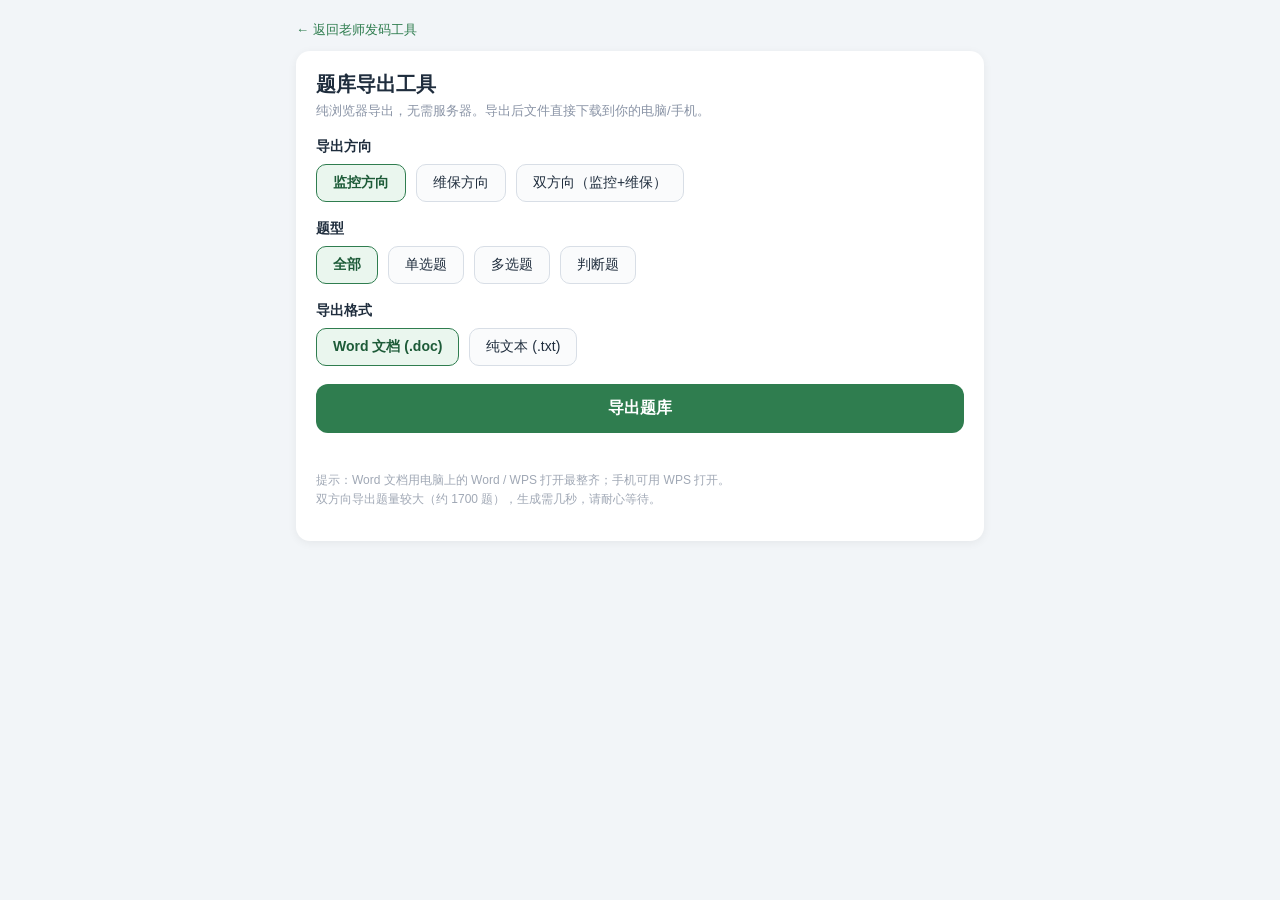
<file: export.html>
<!DOCTYPE html>
<html lang="zh-CN">
<head>
<meta charset="UTF-8">
<meta name="viewport" content="width=device-width, initial-scale=1.0">
<title>题库导出工具 · 中级消防设施操作员</title>
<style>
  * { box-sizing: border-box; }
  body { margin: 0; font-family: -apple-system, "PingFang SC", "Microsoft YaHei", sans-serif; background: #f2f5f8; color: #1f2d3d; }
  .wrap { max-width: 720px; margin: 0 auto; padding: 20px 16px 48px; }
  .card { background: #fff; border-radius: 14px; padding: 20px; box-shadow: 0 2px 10px rgba(0,0,0,.06); }
  h1 { font-size: 20px; margin: 0 0 4px; }
  .sub { color: #8a94a6; font-size: 13px; margin: 0 0 18px; }
  .back { display: inline-block; font-size: 13px; color: #2f7d4f; text-decoration: none; margin-bottom: 12px; }
  .group { margin-bottom: 18px; }
  .group > label { display: block; font-weight: 600; font-size: 14px; margin-bottom: 8px; }
  .opts { display: flex; flex-wrap: wrap; gap: 10px; }
  .opt { position: relative; }
  .opt input { position: absolute; opacity: 0; }
  .opt span { display: inline-block; padding: 9px 16px; border: 1.5px solid #d8dee6; border-radius: 10px; font-size: 14px; cursor: pointer; user-select: none; background: #fafbfc; }
  .opt input:checked + span { border-color: #2f7d4f; background: #eaf6ee; color: #1d5b38; font-weight: 600; }
  .btn { width: 100%; padding: 14px; border: none; border-radius: 12px; background: #2f7d4f; color: #fff; font-size: 16px; font-weight: 600; cursor: pointer; }
  .btn:active { transform: scale(.99); }
  .info { margin-top: 14px; font-size: 13px; color: #8a94a6; min-height: 18px; }
  .info b { color: #1d5b38; }
  .tip { font-size: 12px; color: #a0a8b5; margin-top: 6px; line-height: 1.6; }
</style>
</head>
<body>
<div class="wrap">
  <a class="back" href="scripts/gen-code.html">← 返回老师发码工具</a>
  <div class="card">
    <h1>题库导出工具</h1>
    <p class="sub">纯浏览器导出，无需服务器。导出后文件直接下载到你的电脑/手机。</p>

    <div class="group">
      <label>导出方向</label>
      <div class="opts" id="dirOpts">
        <label class="opt"><input type="radio" name="dir" value="monitor" checked><span>监控方向</span></label>
        <label class="opt"><input type="radio" name="dir" value="maintain"><span>维保方向</span></label>
        <label class="opt"><input type="radio" name="dir" value="both"><span>双方向（监控+维保）</span></label>
      </div>
    </div>

    <div class="group">
      <label>题型</label>
      <div class="opts" id="typeOpts">
        <label class="opt"><input type="radio" name="type" value="all" checked><span>全部</span></label>
        <label class="opt"><input type="radio" name="type" value="single"><span>单选题</span></label>
        <label class="opt"><input type="radio" name="type" value="multiple"><span>多选题</span></label>
        <label class="opt"><input type="radio" name="type" value="judge"><span>判断题</span></label>
      </div>
    </div>

    <div class="group">
      <label>导出格式</label>
      <div class="opts" id="fmtOpts">
        <label class="opt"><input type="radio" name="fmt" value="doc" checked><span>Word 文档 (.doc)</span></label>
        <label class="opt"><input type="radio" name="fmt" value="txt"><span>纯文本 (.txt)</span></label>
      </div>
    </div>

    <button class="btn" id="exportBtn">导出题库</button>
    <div class="info" id="info"></div>
    <p class="tip">提示：Word 文档用电脑上的 Word / WPS 打开最整齐；手机可用 WPS 打开。<br>双方向导出题量较大（约 1700 题），生成需几秒，请耐心等待。</p>
  </div>
</div>

<script src="assets/js/bank.js?v=20260926"></script>
<script src="assets/js/bank_maintain.js?v=20260926"></script>
<script>
  var TYPE_NAME = { single: '单选题', multiple: '多选题', judge: '判断题' };

  function getVal(name) {
    var els = document.querySelectorAll('input[name="' + name + '"]');
    for (var i = 0; i < els.length; i++) if (els[i].checked) return els[i].value;
    return null;
  }

  // 汇总题目：返回 [{dir, type, question, options, answer, explanation}]
  function collect(dir, type) {
    var banks = [];
    if (dir === 'monitor' || dir === 'both') banks.push(window.BANK);
    if (dir === 'maintain' || dir === 'both') banks.push(window.BANK_MAINTAIN);
    var out = [];
    banks.forEach(function (b) {
      (b.chapters || []).forEach(function (ch) {
        if (type !== 'all' && ch.type !== type) return;
        (ch.questions || []).forEach(function (q) {
          out.push({
            dir: b.title || b.direction,
            type: ch.type,
            question: q.question,
            options: q.options,
            answer: q.answer,
            explanation: q.explanation
          });
        });
      });
    });
    return out;
  }

  function clean(s) {
    return (s == null ? '' : String(s)).replace(/\r?\n/g, '').replace(/\s+/g, ' ').trim();
  }

  // 答案完整文本，如 "B（预作用系统）"；判断题直接返回"正确"/"错误"，避免导出成"正确（正确）"
  function answerText(q) {
    var ans = q.answer || '';
    if (q.type === 'judge') return ans;
    var parts = q.options.filter(function (o) { return ans.indexOf(o.value) >= 0; })
                         .map(function (o) { return o.value + '（' + clean(o.text) + '）'; });
    return parts.length ? parts.join('；') : ans;
  }
  // 判断题的 value 与 text 相同（都是"正确"/"错误"），只输出一次
  function optLine(q, o) {
    return q.type === 'judge' ? clean(o.text) : o.value + '. ' + clean(o.text);
  }

  function toText(list, dirLabel) {
    var s = '中级消防设施操作员 — ' + dirLabel + '题库（共 ' + list.length + ' 题）\n\n';
    list.forEach(function (q, i) {
      s += (i + 1) + '. 【' + TYPE_NAME[q.type] + '】' + clean(q.question) + '\n';
      q.options.forEach(function (o) {
        s += '   ' + optLine(q, o) + '\n';
      });
      s += '【答案】' + answerText(q) + '\n';
      if (q.explanation) s += '【解析】' + clean(q.explanation) + '\n';
      s += '\n';
    });
    return s;
  }

  function esc(s) {
    return String(s).replace(/&/g, '&amp;').replace(/</g, '&lt;').replace(/>/g, '&gt;');
  }

  function toHtml(list, dirLabel) {
    var h = '<html xmlns:o="urn:schemas-microsoft-com:office:office" xmlns:w="urn:schemas-microsoft-com:office:word" xmlns="http://www.w3.org/TR/REC-html40">';
    h += '<head><meta charset="utf-8"><title>' + esc(dirLabel) + '题库</title></head><body>';
    h += '<h2>中级消防设施操作员 — ' + esc(dirLabel) + '题库（共 ' + list.length + ' 题）</h2>';
    list.forEach(function (q, i) {
      h += '<p><b>' + (i + 1) + '. 【' + TYPE_NAME[q.type] + '】' + esc(clean(q.question)) + '</b></p>';
      q.options.forEach(function (o) {
        var mark = (q.answer || '').indexOf(o.value) >= 0 ? ' <font color="#2f7d4f"><b>●</b></font>' : '';
        h += '<p style="margin:2px 0 2px 16px;">' + esc(optLine(q, o)) + mark + '</p>';
      });
      h += '<p style="margin:2px 0 2px 16px;color:#1d5b38;"><b>答案：</b>' + esc(answerText(q)) + '</p>';
      if (q.explanation) h += '<p style="margin:2px 0 10px 16px;color:#666;"><b>解析：</b>' + esc(clean(q.explanation)) + '</p>';
    });
    h += '</body></html>';
    return h;
  }

  function download(filename, content, mime) {
    var blob = new Blob(['\ufeff' + content], { type: mime + ';charset=utf-8' });
    var url = URL.createObjectURL(blob);
    var a = document.createElement('a');
    a.href = url; a.download = filename;
    document.body.appendChild(a); a.click();
    document.body.removeChild(a);
    setTimeout(function () { URL.revokeObjectURL(url); }, 1000);
  }

  document.getElementById('exportBtn').addEventListener('click', function () {
    var dir = getVal('dir'), type = getVal('type'), fmt = getVal('fmt');
    if (!window.BANK && !window.BANK_MAINTAIN) {
      document.getElementById('info').textContent = '题库数据未加载，请刷新页面重试。';
      return;
    }
    var dirLabel = dir === 'monitor' ? '监控方向' : dir === 'maintain' ? '维保方向' : '双方向';
    var list = collect(dir, type);
    if (!list.length) { document.getElementById('info').textContent = '没有匹配的题目。'; return; }
    document.getElementById('info').innerHTML = '已汇总 <b>' + list.length + '</b> 题，正在生成文件…';

    var stamp = new Date().toISOString().slice(0, 10);
    setTimeout(function () {
      try {
        if (fmt === 'txt') {
          download('消防设施操作员_' + dirLabel + '_' + stamp + '.txt', toText(list, dirLabel), 'text/plain');
        } else {
          download('消防设施操作员_' + dirLabel + '_' + stamp + '.doc', toHtml(list, dirLabel), 'application/msword');
        }
        document.getElementById('info').innerHTML = '✓ 已导出 <b>' + list.length + '</b> 题，文件已开始下载。';
      } catch (e) {
        document.getElementById('info').textContent = '导出失败：' + e.message;
      }
    }, 50);
  });
</script>
</body>
</html>
</file>
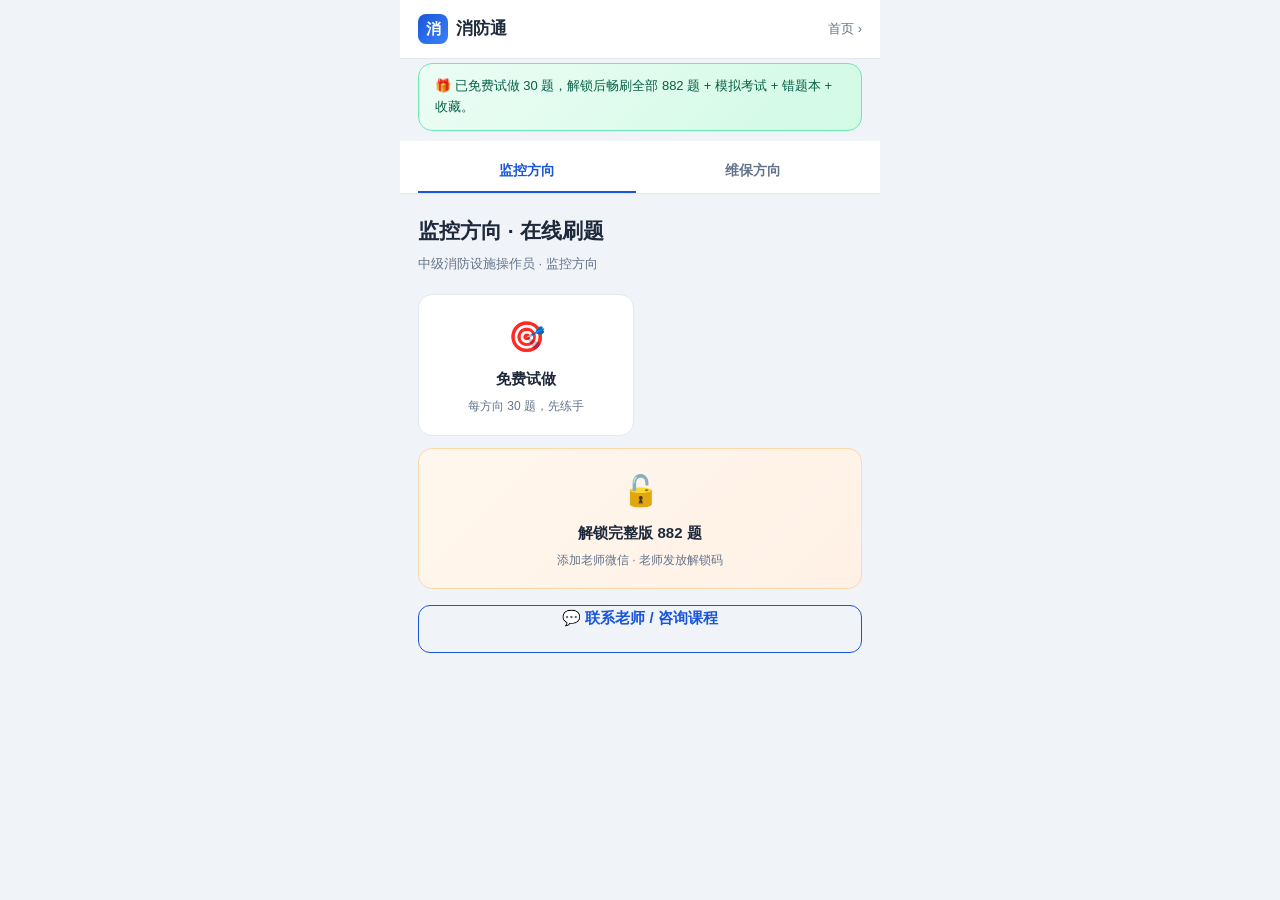
<file: practice.html>
<!DOCTYPE html>
<html lang="zh-CN">
<head>
  <meta charset="UTF-8" />
  <meta name="viewport" content="width=device-width, initial-scale=1.0, maximum-scale=1.0, user-scalable=no, viewport-fit=cover" />
  <meta name="format-detection" content="telephone=no" />
  <title>消防通 · 在线刷题</title>
  <link rel="stylesheet" href="assets/css/style.css?v=2" />
  <style>
    .home-hero { padding: 20px 18px 4px; }
    .home-hero h1 { font-size: 21px; margin: 0 0 6px; }
    .home-hero p { color: var(--text-2); font-size: 13px; margin: 0; }
    .mode-grid { display: grid; grid-template-columns: 1fr 1fr; gap: 12px; padding: 16px 18px; }
    .mode-card { background: #fff; border: 1px solid var(--border); border-radius: 14px; padding: 18px 14px; cursor: pointer; display: flex; flex-direction: column; gap: 6px; align-items: center; text-align: center; transition: .15s; }
    .mode-card:active { transform: scale(.97); }
    .mode-card.lock { background: linear-gradient(135deg,#fff7ed,#fff1e6); border-color:#fed7aa; }
    .mode-card .emo { font-size: 30px; }
    .mode-card .nm { font-weight: 600; font-size: 15px; }
    .mode-card .ct { font-size: 12px; color: var(--text-2); }
    .unlock-banner { margin: 4px 18px 10px; background: linear-gradient(135deg,#ecfdf5,#d1fae5); border:1px solid #6ee7b7; border-radius:14px; padding:12px 16px; font-size:13px; color:#065f46; }
    .q-type.single { background:#e0edff; color:#1d4ed8; }
    .q-type.multiple { background:#ffe6cc; color:#c2410c; }
    .q-type.jemultiple { background:#ffe6cc; color:#c2410c; }
    .q-type.judge { background:#dcfce7; color:#15803d; }
    .opt.correct { background:#bbf7d0; border:2px solid #16a34a; box-shadow:0 4px 12px rgba(22,163,74,.25); }
    .opt.correct .lab { background:#16a34a; color:#fff; border-color:#16a34a; font-weight:800; }
    .opt.correct.study { background:#bbf7d0; border:2px solid #16a34a; box-shadow:0 4px 12px rgba(22,163,74,.25); }
    .opt.correct.study .lab { font-weight:800; background:#16a34a; color:#fff; border-color:#16a34a; }
    .opt.wrong { background:#fecaca; border:2px solid #dc2626; box-shadow:0 4px 12px rgba(220,38,38,.25); }
    .opt.wrong .lab { background:#dc2626; color:#fff; border-color:#dc2626; font-weight:800; }
    .opt.sel { border-color: var(--primary); background:#fef3f2; }
    /* 判断题：左侧 radio 圆 + 右侧"正确/错误"文字，状态通过圆内 ✓/✗ + 整行底色表达 */
    .opt.judge-opt { justify-content:flex-start; padding:14px 16px; gap:14px; }
    .opt .judge-mark { width:28px; height:28px; border-radius:50%; border:2px solid #cbd5e1; background:#fff; display:flex; align-items:center; justify-content:center; flex-shrink:0; transition:.2s; font-size:18px; font-weight:900; color:#fff; }
    .opt .judge-text { font-size:16px; font-weight:600; color:var(--text-1); }
    /* 已选未提交：蓝圆 */
    .opt.judge-opt.sel { border-color:var(--primary); background:#fef3f2; }
    .opt.judge-opt.sel .judge-mark { border-color:var(--primary); background:var(--primary); }
    .opt.judge-opt.sel .judge-mark::after { content:'✓'; }
    /* 答对：绿圆 + 白勾 + 浅绿底 */
    .opt.judge-opt.correct { background:#dcfce7; border-color:#22c55e; }
    .opt.judge-opt.correct .judge-mark { background:#22c55e; border-color:#16a34a; }
    .opt.judge-opt.correct .judge-mark::after { content:'✓'; }
    .opt.judge-opt.correct .judge-text { color:#15803d; font-weight:800; }
    /* 答错：红圆 + 白叉 + 浅红底 */
    .opt.judge-opt.wrong { background:#fee2e2; border-color:#ef4444; }
    .opt.judge-opt.wrong .judge-mark { background:#ef4444; border-color:#dc2626; }
    .opt.judge-opt.wrong .judge-mark::after { content:'✗'; }
    .opt.judge-opt.wrong .judge-text { color:#991b1b; font-weight:800; }
    /* 学习模式：直接标对 */
    .opt.judge-opt.picked.ok { background:#bbf7d0; border-color:#16a34a; }
    .opt.judge-opt.picked.ok .judge-mark { background:#16a34a; border-color:#15803d; }
    .opt.judge-opt.picked.ok .judge-mark::after { content:'✓'; }
    .opt.judge-opt.picked.ok .judge-text { color:#15803d; font-weight:800; }
    .hidden { display:none !important; }
    .result { text-align:center; padding: 30px 20px; }
    .result .score { font-size: 46px; font-weight: 700; color: var(--primary); }
    .star { float:right; font-size:20px; cursor:pointer; color:#cbd5e1; user-select:none; }
    .star.on { color:#f59e0b; }
    .timer { text-align:center; font-size:14px; font-weight:700; color:#c2410c; padding:8px 0; }
    .home-cta { padding: 0 18px 24px; }
    .home-cta .btn { width:100%; }
    /* 方向切换条 */
    .dir-tabs { background:#fff; border-bottom:1px solid var(--border); padding-top:6px; }
    .dtab { flex:1; text-align:center; padding:10px 0; font-size:14px; font-weight:600; color:var(--text-2); cursor:pointer; border-bottom:2px solid transparent; transition:.15s; }
    .dtab.on { color:var(--primary); border-bottom-color:var(--primary); }
    /* 题型选择页 */
    .type-hero { padding: 16px 18px 4px; }
    .type-hero h1 { font-size: 19px; margin: 0 0 4px; }
    .type-hero p { color: var(--text-2); font-size: 13px; margin: 0; }
    .typechips { display:flex; gap:10px; padding:16px 18px 6px; }
    .chip { flex:1; min-width:0; padding:18px 6px; text-align:center; border:1px solid var(--border); border-radius:14px; background:#fff; cursor:pointer; font-weight:600; font-size:14px; transition:.15s; }
    .chip .cn { font-size:12px; color:var(--text-2); font-weight:400; margin-top:4px; }
    .chip.on { background:var(--primary); color:#fff; border-color:var(--primary); }
    .chip.on .cn { color:rgba(255,255,255,.85); }
    .type-note { padding: 8px 18px 0; font-size:12.5px; color:var(--text-2); }
    .mode-choice { display:flex; gap:10px; padding:6px 18px 6px; }
    .mode-choice .chip { flex:1; min-width:0; padding:14px 6px; text-align:center; border:1px solid var(--border); border-radius:14px; background:#fff; cursor:pointer; font-weight:600; font-size:14px; transition:.15s; }
    .mode-choice .chip .cn { font-size:12px; color:var(--text-2); font-weight:400; margin-top:4px; }
    .mode-choice .chip.on { background:var(--primary); color:#fff; border-color:var(--primary); }
    .mode-choice .chip.on .cn { color:rgba(255,255,255,.85); }
    .score-detail { max-width:320px; margin:14px auto 18px; text-align:left; background:#f8fafc; border-radius:12px; padding:12px 14px; font-size:13px; }
    .score-detail .row { display:flex; justify-content:space-between; padding:4px 0; border-bottom:1px dashed #e2e8f0; }
    .score-detail .row:last-child { border-bottom:none; }
    .pass-tag { display:inline-block; padding:4px 12px; border-radius:999px; font-size:13px; font-weight:700; margin:8px 0 4px; }
    .pass-tag.ok { background:#dcfce7; color:#15803d; }
    .pass-tag.no { background:#fee2e2; color:#b91c1c; }
    /* ===== 答题区 ===== */
    #quiz { padding-bottom: 84px; } /* 给底部工具栏留位 */
    .q-wrap .q-card { padding-bottom: 6px; }
    /* 答题区右上计数徽章 */
    .progress-bar { display:flex; align-items:center; justify-content:space-between; padding: 8px 18px 4px; font-size:13px; color: var(--text-2); }
    .progress-bar .score-pill { display:inline-flex; gap:10px; font-weight:700; }
    .progress-bar .pill-ok { color:#15803d; }
    .progress-bar .pill-no { color:#b91c1c; }
    /* ===== 底部固定工具栏（4 个图标按钮） ===== */
    .bottom-bar {
      position: fixed; left: 0; right: 0; bottom: 0;
      display: grid; grid-template-columns: repeat(4, 1fr);
      background: #fff;
      border-top: 1px solid var(--border);
      padding: 8px 4px calc(8px + env(safe-area-inset-bottom, 8px));
      box-shadow: 0 -2px 10px rgba(0,0,0,0.06);
      z-index: 20;
    }
    .bottom-bar button {
      display: flex; flex-direction: column; align-items: center; justify-content: center;
      background: none; border: none; cursor: pointer; padding: 4px 0;
      font-size: 11px; color: #475569; gap: 2px; font-family: inherit;
    }
    .bottom-bar button:disabled { opacity:.3; pointer-events:none; }
    .bottom-bar .ic { font-size: 22px; line-height: 1; }
    .bottom-bar button.primary { color: var(--primary); }
    .bottom-bar button.primary .ic { font-weight: 700; }
    .bottom-bar button.fav-on { color: #f59e0b; }
    /* ===== 题卡弹层 ===== */
    .sheet-mask {
      position: fixed; inset: 0; background: rgba(15,23,42,.5);
      z-index: 30; display: flex; align-items: flex-end;
      animation: fadeIn .15s ease;
    }
    @keyframes fadeIn { from { opacity:0; } to { opacity:1; } }
    .sheet {
      width: 100%; background: #fff; border-radius: 16px 16px 0 0;
      max-height: 86vh; display: flex; flex-direction: column;
      animation: slideUp .22s ease;
    }
    @keyframes slideUp { from { transform: translateY(100%); } to { transform: translateY(0); } }
    .sheet-hd { display: flex; align-items: center; justify-content: space-between; padding: 14px 16px; border-bottom: 1px solid var(--border); }
    .sheet-hd h3 { margin: 0; font-size: 16px; }
    .sheet-hd .close { font-size: 24px; cursor: pointer; color: var(--text-2); background: none; border: none; padding: 0 6px; line-height:1; }
    .sheet-legend { display: flex; gap: 14px; padding: 10px 16px; font-size: 12px; color: var(--text-2); flex-wrap: wrap; }
    .sheet-legend .lg { display:inline-flex; align-items:center; gap:4px; }
    .sheet-legend .dot { width: 12px; height: 12px; border-radius: 50%; display: inline-block; }
    .lg-cur .dot { background:#fff; border:2px solid var(--primary); }
    .lg-wrong .dot { background:#ef4444; }
    .lg-right .dot { background:#22c55e; }
    .lg-empty .dot { background:#fff; border:1px solid #cbd5e1; }
    .lg-fav .dot { background:#f59e0b; }
    .sheet-body { overflow-y: auto; padding: 12px 14px 18px; flex: 1; display: grid; grid-template-columns: repeat(6, 1fr); gap: 10px; }
    .q-cell {
      width: 40px; height: 40px; border-radius: 50%; display: flex; align-items: center; justify-content: center;
      background: #fff; border: 1px solid #cbd5e1; font-size: 14px; cursor: pointer; position: relative; margin: 0 auto;
      box-sizing: border-box;
    }
    .q-cell.empty { color: #94a3b8; }
    .q-cell.right { background: #22c55e; color: #fff; border-color: #16a34a; }
    .q-cell.wrong { background: #ef4444; color: #fff; border-color: #dc2626; }
    .q-cell.cur { border: 2px solid var(--primary); box-shadow: 0 0 0 1px var(--primary); color: var(--primary); font-weight: 700; }
    .q-cell.fav::after { content: '★'; position: absolute; top: -3px; right: -3px; font-size: 10px; color: #f59e0b; background:#fff; border-radius:50%; width:14px; height:14px; display:flex; align-items:center; justify-content:center; }
    .sheet-ft { padding: 12px 16px calc(14px + env(safe-area-inset-bottom, 8px)); border-top: 1px solid var(--border); }
    .sheet-ft .resume { width: 100%; padding: 12px 0; border: none; border-radius: 999px; background: var(--primary); color: #fff; font-size: 15px; font-weight: 600; cursor: pointer; }
    /* ===== 续答弹框 ===== */
    .resume-modal { position: fixed; inset:0; background: rgba(15,23,42,.5); display:flex; align-items: center; justify-content:center; z-index: 40; padding: 24px; box-sizing: border-box; }
    .rm-card { background:#fff; border-radius:14px; padding:22px 22px 18px; max-width: 320px; width: 100%; box-shadow: 0 8px 30px rgba(0,0,0,.15); }
    .rm-title { font-size: 17px; font-weight: 700; text-align: center; margin-bottom: 8px; }
    .rm-sub { font-size: 13px; color: var(--text-2); text-align: center; margin-bottom: 18px; line-height: 1.6; }
    .rm-act { display: flex; gap: 12px; }
    .rm-cancel, .rm-ok { flex:1; padding: 11px 0; border-radius: 10px; border: none; font-size: 14px; font-weight: 600; cursor: pointer; font-family: inherit; }
    .rm-cancel { background: #f1f5f9; color: #475569; }
    .rm-ok { background: #22c55e; color: #fff; }
    /* pc 端适配：底栏加最大宽度 */
    @media (min-width: 720px) {
      .bottom-bar { left:50%; right:auto; width:420px; transform: translateX(-50%); border-radius: 14px 14px 0 0; }
      #quiz { padding-bottom: 92px; }
    }
  </style>
</head>
<body>
  <script>if (new URLSearchParams(location.search).has('mp')) document.body.classList.add('mp-mode')</script>

  <!-- 首页：模式选择 -->
  <section id="home">
    <nav class="nav">
      <div class="nav-brand"><span class="nav-logo">消</span>消防通</div>
      <a class="nav-menu" href="index.html">首页 ›</a>
    </nav>
    <div id="unlockBanner"></div>
    <div class="dir-tabs" id="dirTabs" style="display:flex;gap:8px;padding:8px 18px 0">
      <div class="dtab" data-dir="monitor">监控方向</div>
      <div class="dtab" data-dir="maintain">维保方向</div>
    </div>
    <div class="home-hero">
      <h1 id="homeTitle">在线刷题</h1>
      <p id="homeSub">监控方向 · 中级消防设施操作员</p>
    </div>
    <div class="mode-grid" id="modeGrid"></div>
    <div class="home-cta" id="homeCta"></div>
  </section>

  <!-- 题型选择 -->
  <section id="typeselect" class="hidden">
    <nav class="nav">
      <div class="nav-brand"><span class="nav-logo">消</span>消防通</div>
      <a class="nav-menu" id="backHome2" href="#">‹ 返回</a>
    </nav>
    <div class="type-hero">
      <h1 id="typeTitle">选择题型</h1>
      <p id="typeSub">先挑想练的题型，再开始</p>
    </div>
    <div class="typechips" id="typeChips"></div>
    <div class="type-note" id="typeNote"></div>
    <div style="padding:16px 18px 4px; font-size:13px; color:var(--text-2); font-weight:600;">再选模式</div>
    <div class="mode-choice" id="modeChoice"></div>
    <div class="type-note" id="modeNote">练习模式：先做题再对答案；学习模式：直接看答案与解析。</div>
    <div class="act-row">
      <button class="btn btn-primary" id="startBtn" style="flex:1">开始练习 ›</button>
    </div>
  </section>

  <!-- 答题 / 学习 / 考试 -->
  <section id="quiz" class="hidden">
    <nav class="nav">
      <div class="nav-brand"><span class="nav-logo">消</span>消防通</div>
      <a class="nav-menu" id="backBtn" href="#">‹ 返回</a>
    </nav>
    <div class="timer hidden" id="timer"></div>
    <div class="progress-bar">
      <div id="progress">第 1 / 1 题</div>
      <div class="score-pill" id="scorePill"><span class="pill-ok">✓ <span id="okNum">0</span></span><span class="pill-no">✗ <span id="noNum">0</span></span></div>
    </div>
    <div class="q-wrap" id="qBox"></div>

    <!-- 底部固定工具栏（4 个图标按钮：上一题 / 题卡 / 收藏 / 下一题） -->
    <div class="bottom-bar" id="bottomBar">
      <button id="prevBtn" type="button" aria-label="上一题">
        <span class="ic">←</span><span>上一题</span>
      </button>
      <button id="cardBtn" type="button" aria-label="题卡">
        <span class="ic" style="font-size:20px">▦</span><span>题卡</span>
      </button>
      <button id="favBtn" type="button" aria-label="收藏此题">
        <span class="ic" id="favIcon">☆</span><span id="favLabel">收藏</span>
      </button>
      <button id="nextBtn" type="button" aria-label="下一题" class="primary">
        <span class="ic">→</span><span id="nextLabel">下一题</span>
      </button>
    </div>

    <!-- 题卡弹层 -->
    <div id="sheetMask" class="sheet-mask hidden" onclick="if(event.target===this)closeCardSheet()">
      <div class="sheet">
        <div class="sheet-hd">
          <h3>答题卡 <span id="sheetCount" style="font-size:13px;color:var(--text-2);margin-left:8px"></span></h3>
          <button class="close" type="button" onclick="closeCardSheet()" aria-label="关闭">×</button>
        </div>
        <div class="sheet-legend">
          <span class="lg lg-cur"><span class="dot"></span>当前</span>
          <span class="lg lg-right"><span class="dot"></span>已答对</span>
          <span class="lg lg-wrong"><span class="dot"></span>答错</span>
          <span class="lg lg-empty"><span class="dot"></span>未做</span>
          <span class="lg lg-fav"><span class="dot"></span>收藏</span>
        </div>
        <div class="sheet-body" id="sheetBody"></div>
        <div class="sheet-ft">
          <button class="resume" type="button" onclick="closeCardSheet()">继续答题</button>
        </div>
      </div>
    </div>

    <!-- 续答弹框 -->
    <div id="resumeModal" class="resume-modal hidden">
      <div class="rm-card">
        <div class="rm-title">是否继续答题？</div>
        <div class="rm-sub" id="resumeSub"></div>
        <div class="rm-act">
          <button class="rm-cancel" type="button" id="resumeCancel">重新开始</button>
          <button class="rm-ok" type="button" id="resumeOk">继续答题</button>
        </div>
      </div>
    </div>
  </section>

  <!-- 成绩 -->
  <section id="result" class="hidden">
    <nav class="nav">
      <div class="nav-brand"><span class="nav-logo">消</span>消防通</div>
      <a class="nav-menu" href="index.html">首页 ›</a>
    </nav>
    <div class="result" id="resultBox"></div>
  </section>

  <script src="assets/js/bank.js?v=20260926"></script>
  <script src="assets/js/bank_maintain.js?v=20260926"></script>
  <script>
    // 方向选择：URL ?direction=monitor/maintain，默认 monitor
    var params = new URLSearchParams(location.search)
    var DIRECTION = (params.get('direction') || 'monitor').toLowerCase()
    if (DIRECTION !== 'monitor' && DIRECTION !== 'maintain') DIRECTION = 'monitor'
    var IS_MP = params.has('mp')

    function loadBank(direction) {
      if (direction === 'maintain' && window.BANK_MAINTAIN && window.BANK_MAINTAIN.chapters) return window.BANK_MAINTAIN
      return window.BANK
    }
    var BANK = loadBank(DIRECTION)
    var CHAPTERS = BANK.chapters
    var ALL = []
    CHAPTERS.forEach(function (c) { c.questions.forEach(function (q) { ALL.push(q) }) })
    // 兼容题库老格式：维保 chapter.type/题目 type 写成 'multi'，监控写成 'multiple'——统一定义为 'multiple'
    function tnorm(t) { return t === 'multi' ? 'multiple' : t }
    var FREE_PER_TYPE = 10
    var FREE = []
    ;['single', 'multiple', 'judge'].forEach(function (t) {
      var ch = CHAPTERS.filter(function (c) { return tnorm(c.type) === t })[0]
      if (ch) FREE = FREE.concat(ch.questions.slice(0, FREE_PER_TYPE))
    })

    function shuffle(a) { a = a.slice(); for (var i = a.length - 1; i > 0; i--) { var j = Math.floor(Math.random() * (i + 1)); var x = a[i]; a[i] = a[j]; a[j] = x } return a }
    function getDirUnlock(d) { try { return JSON.parse(localStorage.getItem('xf_unlock_' + d) || 'null') } catch (e) { return null } }
    function dirActive(d) { var u = getDirUnlock(d); return !!(u && u.untilTs && new Date().getTime() < u.untilTs) }
    function getUnlock() { return { monitor: getDirUnlock('monitor'), maintain: getDirUnlock('maintain') } }
    function isUnlocked() { return dirActive('monitor') || dirActive('maintain') }
    function hasDirectionAccess() { return dirActive(DIRECTION) }
    function getIds(k) { try { return JSON.parse(localStorage.getItem(k) || '[]') } catch (e) { return [] } }
    function hasId(k, id) { return getIds(k).indexOf(id) >= 0 }
    function addId(k, id) { var a = getIds(k); if (a.indexOf(id) < 0) { a.push(id); localStorage.setItem(k, JSON.stringify(a)) } }
    function delId(k, id) { var a = getIds(k).filter(function (x) { return x !== id }); localStorage.setItem(k, JSON.stringify(a)) }

    function show(id) { ['home', 'typeselect', 'quiz', 'result'].forEach(function (s) { $(s).classList.toggle('hidden', s !== id) }) }
    function $(id) { return document.getElementById(id) }
    function typeName(t) { return t === 'single' ? '单选题' : t === 'multiple' ? '多选题' : '判断题' }
    function esc(s) { return (s || '').replace(/&/g, '&amp;').replace(/</g, '&lt;').replace(/>/g, '&gt;') }
    function correctValues(q) { return q.options.filter(function (o) { return o.isCorrect }).map(function (o) { return o.value }) }

    // 模式定义（home 卡片）。lock 表示需要"本方向授权"
    var MODES = [
      { mode: 'free',   emo: '🎯', nm: '免费试做',     ct: '每方向 30 题，先练手', lock: false, typeSelect: true, allowStudy: true },
      { mode: 'order',  emo: '📚', nm: '顺序练习',     ct: '按题型从头刷到尾',     lock: true,  typeSelect: true, allowStudy: true },
      { mode: 'random', emo: '🔀', nm: '随机练习',     ct: '系统随机抽题',         lock: true,  typeSelect: true, allowStudy: true, force: 'practice' },
      { mode: 'wrong',  emo: '📕', nm: '错题重练',     ct: '自动收录薄弱点',       lock: true,  typeSelect: true, allowStudy: true },
      { mode: 'fav',    emo: '⭐', nm: '我的收藏',     ct: '常错易混反复看',       lock: true,  typeSelect: true, allowStudy: true },
      { mode: 'exam',   emo: '⏱', nm: '模拟考试',     ct: '200题·限时·仿真',      lock: true,  typeSelect: false, allowStudy: false }
    ]
    var EXAM_PLAN = [['single', 100], ['multiple', 40], ['judge', 60]]
    var EXAM_TIME = 100 * 60

    var state = { mode: '', type: 'all', studyMode: false, idx: 0, selected: {}, submitted: false, source: [], answers: {}, backTo: 'home', scoreRight: 0 }
    var examTimer = null

    // ===== 进度保存与恢复（断点续答） =====
    // exam 模式不保存进度（计时恢复语义麻烦，学员重新开始更自然）
    function isResumeSupported() { return state.mode !== 'exam' }
    function progressKey() {
      return 'xf_progress_' + DIRECTION + '_' + state.mode + '_' + state.type + '_' + (state.studyMode ? 's' : 'p')
    }
    function saveProgress() {
      if (!isResumeSupported()) return
      if (!state.source || state.source.length === 0) return
      try {
        var payload = {
          ids: state.source.map(function (q) { return q.id }),
          idx: state.idx,
          selected: state.selected,
          answers: state.answers,
          submitted: !!state.submitted,
          scoreRight: state.scoreRight,
          ts: Date.now()
        }
        localStorage.setItem(progressKey(), JSON.stringify(payload))
      } catch (e) {}
    }
    function loadProgress() {
      try {
        var s = localStorage.getItem(progressKey())
        if (!s) return null
        var p = JSON.parse(s)
        if (!p || !Array.isArray(p.ids) || p.ids.length === 0) return null
        // 7 天前的进度视为失效
        if (p.ts && (Date.now() - p.ts) > 7 * 24 * 3600 * 1000) { localStorage.removeItem(progressKey()); return null }
        var byId = {}
        ALL.forEach(function (q) { byId[q.id] = q })
        var src = []
        p.ids.forEach(function (id) { if (byId[id]) src.push(byId[id]) })
        if (src.length === 0) return null
        return {
          source: src, idx: p.idx || 0,
          selected: p.selected || {},
          answers: p.answers || {},
          submitted: !!p.submitted,
          scoreRight: p.scoreRight || 0,
          ts: p.ts || Date.now()
        }
      } catch (e) { return null }
    }
    function clearProgress() { try { localStorage.removeItem(progressKey()) } catch (e) {} }
    function maybeOfferResume() {
      var p = loadProgress()
      if (!p) return false
      // 题目列表必须能匹配（任何顺序差异都视作无效）
      var same = p.source.length === state.source.length &&
                 p.source.every(function (q, i) { return q.id === state.source[i].id })
      if (!same) { clearProgress(); return false }
      var h = Math.floor((Date.now() - p.ts) / 3600000)
      var time = h < 1 ? '不到 1 小时前' : (h < 24 ? h + ' 小时前' : Math.floor(h / 24) + ' 天前')
      $('resumeSub').innerHTML = '上次答到第 <b>' + (p.idx + 1) + '</b> / ' + p.source.length + ' 题<br>（' + time + '）<br>继续从这一题开始吗？'
      $('resumeModal').classList.remove('hidden')
      // 绑定一次性事件（先清再绑，避免重复）
      var ok = $('resumeOk'), cancel = $('resumeCancel')
      ok.onclick = function () {
        $('resumeModal').classList.add('hidden')
        state.idx = p.idx
        state.selected = p.selected || {}
        state.answers = p.answers || {}
        state.submitted = p.submitted
        state.scoreRight = p.scoreRight
        show('quiz'); render()
      }
      cancel.onclick = function () {
        $('resumeModal').classList.add('hidden')
        clearProgress()
        startQuiz(false) // 重新开始
      }
      return true
    }

    // ===== 首页 =====
    function renderHome() {
      state.mode = ''; state.idx = 0; state.selected = {}; state.submitted = false; state.answers = {}
      show('home')
      document.querySelectorAll('.dtab').forEach(function (el) {
        el.classList.toggle('on', el.getAttribute('data-dir') === DIRECTION)
        el.onclick = function () {
          if (el.getAttribute('data-dir') === DIRECTION) return
          window.location.href = 'practice.html?direction=' + el.getAttribute('data-dir')
        }
      })
      var banner = $('unlockBanner')
      var dirName = DIRECTION === 'maintain' ? '维保方向' : '监控方向'
      var dirShort = DIRECTION === 'maintain' ? '维保' : '监控'
      var fmt = function (ts) { var d = new Date(ts); return d.getFullYear() + '-' + String(d.getMonth() + 1).padStart(2, '0') + '-' + String(d.getDate()).padStart(2, '0') }
      if (hasDirectionAccess()) {
        var du = getDirUnlock(DIRECTION)
        banner.className = 'unlock-banner'
        banner.innerHTML = '✅ 已解锁「' + dirShort + '」（至 ' + fmt(du.untilTs) + '），当前为' + dirName + '题库。'
        $('homeTitle').textContent = dirName + ' · ' + ALL.length + ' 题'
        $('homeSub').textContent = '完整题库 · 随时刷题，无需重复登录'
      } else if (isUnlocked()) {
        banner.className = 'unlock-banner'
        banner.innerHTML = '⚠️ 您已解锁其他方向，' + dirName + '需单独解锁（添加老师微信领取解锁码）。'
        $('homeTitle').textContent = dirName + ' · 在线刷题'
        $('homeSub').textContent = '免费试做 30 题 + 模拟考试，解锁后畅刷全部 ' + ALL.length + ' 题'
      } else {
        banner.className = 'unlock-banner'
        banner.innerHTML = '🎁 已免费试做 30 题，解锁后畅刷全部 ' + ALL.length + ' 题 + 模拟考试 + 错题本 + 收藏。'
        $('homeTitle').textContent = dirName + ' · 在线刷题'
        $('homeSub').textContent = '中级消防设施操作员 · ' + dirName
      }
      var grid = $('modeGrid'); grid.innerHTML = ''
      MODES.forEach(function (m) {
        if (m.lock && !hasDirectionAccess()) return
        var card = document.createElement('div')
        card.className = 'mode-card'
        card.setAttribute('data-mode', m.mode)
        card.innerHTML = '<div class="emo">' + m.emo + '</div><div class="nm">' + m.nm + '</div><div class="ct">' + m.ct + '</div>'
        card.addEventListener('click', function () { onPickMode(m) })
        grid.appendChild(card)
      })
      var cta = $('homeCta'); cta.innerHTML = ''
      if (!hasDirectionAccess()) {
        var lockUrl = 'unlock.html?direction=' + DIRECTION + (IS_MP ? '&mp=1' : '')
        var btnLabel = isUnlocked() ? ('解锁' + dirName) : ('解锁完整版 ' + ALL.length + ' 题')
        var lockCard = document.createElement('div')
        lockCard.className = 'mode-card lock'
        lockCard.style.gridColumn = '1 / -1'
        lockCard.innerHTML = '<div class="emo">🔓</div><div class="nm">' + btnLabel + '</div><div class="ct">添加老师微信 · 老师发放解锁码</div>'
        lockCard.addEventListener('click', function () { window.location.href = lockUrl })
        grid.appendChild(lockCard)
        var contact = document.createElement('a')
        contact.className = 'btn btn-outline'
        contact.style.cssText = 'width:100%;display:block;text-align:center;color:var(--primary);border-color:var(--primary)'
        contact.href = 'index.html#contact'
        contact.textContent = '💬 联系老师 / 咨询课程'
        cta.appendChild(contact)
      }
    }

    function onPickMode(m) {
      if (m.lock && !hasDirectionAccess()) {
        window.location.href = 'unlock.html?direction=' + DIRECTION
        return
      }
      state.mode = m.mode
      if (m.typeSelect) { openTypeSelect(m) }
      else { startQuiz() }
    }

    // ===== 题型选择 =====
    function openTypeSelect(m) {
      show('typeselect')
      state.backTo = 'home'
      state.studyMode = false
      $('typeTitle').textContent = m.nm + ' · 选择题型与模式'
      var note = ''
      if (m.mode === 'free') note = '免费试做：每题型 ' + FREE_PER_TYPE + ' 题，选"全部"即 ' + (FREE_PER_TYPE * 3) + ' 题。'
      else if (m.mode === 'wrong') note = '仅显示你答错过的题目（当前 ' + getIds('xf_wrong').length + ' 道），可进一步选题型。'
      else if (m.mode === 'fav') note = '仅显示你收藏的题目（当前 ' + getIds('xf_fav').length + ' 道），可进一步选题型。'
      else note = '先选题型，再选学习或练习模式，然后开始。'
      $('typeSub').textContent = (m.mode === 'random' ? '随机出题' : '顺序出题') + ' · ' + (DIRECTION === 'maintain' ? '维保方向' : '监控方向')
      $('typeNote').textContent = note
      state.type = 'all'

      var chips = [
        { v: 'all', nm: '全部', cn: '' },
        { v: 'single', nm: '单选题', cn: '' },
        { v: 'multiple', nm: '多选题', cn: '全对得分' },
        { v: 'judge', nm: '判断题', cn: '' }
      ]
      var box = $('typeChips'); box.innerHTML = ''
      chips.forEach(function (c) {
        var el = document.createElement('div')
        el.className = 'chip' + (c.v === 'all' ? ' on' : '')
        el.innerHTML = c.nm + (c.cn ? '<div class="cn">' + c.cn + '</div>' : '')
        el.addEventListener('click', function () {
          state.type = c.v
          box.querySelectorAll('.chip').forEach(function (x) { x.classList.remove('on') })
          el.classList.add('on')
          updateStartLabel()
        })
        box.appendChild(el)
      })

      var mc = $('modeChoice'); mc.innerHTML = ''
      var allChoices = [
        { v: 'practice', nm: '练习模式', cn: '先做题，再对答案', icon: '✍️' },
        { v: 'study', nm: '学习模式', cn: '直接看答案+解析', icon: '📖' }
      ]
      var choices = allChoices
      if (m.force === 'practice') choices = allChoices.filter(function (c) { return c.v === 'practice' })
      else if (m.force === 'study') choices = allChoices.filter(function (c) { return c.v === 'study' })
      if (m.force) {
        state.studyMode = m.force === 'study'
        $('modeNote').textContent = (m.force === 'study'
          ? '学习模式：直接看答案与解析，本模式仅学习。'
          : '练习模式：先做题再对答案，本模式仅练习。')
      } else {
        state.studyMode = false
        $('modeNote').textContent = '练习模式：先做题再对答案；学习模式：直接看答案与解析。'
      }
      var defaultSel = m.force || 'practice'
      choices.forEach(function (c) {
        var el = document.createElement('div')
        el.className = 'chip' + (c.v === defaultSel ? ' on' : '')
        el.innerHTML = c.icon + ' ' + c.nm + '<div class="cn">' + c.cn + '</div>'
        el.addEventListener('click', function () {
          if (m.force) return
          state.studyMode = c.v === 'study'
          mc.querySelectorAll('.chip').forEach(function (x) { x.classList.remove('on') })
          el.classList.add('on')
          updateStartLabel()
        })
        mc.appendChild(el)
      })
      updateStartLabel()
    }

    function updateStartLabel() {
      $('startBtn').textContent = (state.studyMode ? '开始学习' : '开始练习') + ' ›'
    }

    function buildSource() {
      var mode = state.mode, type = state.type
      if (mode === 'exam') return buildExam()
      var base
      if (mode === 'free') base = FREE
      else if (mode === 'wrong') base = ALL.filter(function (q) { return hasId('xf_wrong', q.id) })
      else if (mode === 'fav') base = ALL.filter(function (q) { return hasId('xf_fav', q.id) })
      else base = ALL
      if (type && type !== 'all') base = base.filter(function (q) { return tnorm(q.type) === type })
      if (mode === 'random') base = shuffle(base)
      return base
    }

    function buildExam() {
      var groups = { single: [], multiple: [], judge: [] }
      CHAPTERS.forEach(function (c) { groups[tnorm(c.type)] = c.questions.slice() })
      var picks = []
      EXAM_PLAN.forEach(function (p) {
        var arr = shuffle(groups[p[0]])
        picks = picks.concat(arr.slice(0, Math.min(p[1], arr.length)))
      })
      return picks
    }

    // ===== 答题 =====
    function startQuiz(offerResume) {
      if (examTimer) { clearInterval(examTimer); examTimer = null }
      $('timer').classList.add('hidden')
      $('sheetMask').classList.add('hidden')
      $('resumeModal').classList.add('hidden')
      state.source = buildSource()
      state.idx = 0; state.selected = {}; state.submitted = false; state.answers = {}; state.scoreRight = 0
      if (state.source.length === 0) {
        alert('本题库暂为空：' + (state.mode === 'wrong' ? '先去做几道题，答错的会自动收录到这里～' : state.mode === 'fav' ? '去题目右上角点☆收藏吧～' : '请先选择其他题型或方向。'))
        if (MODES.filter(function (m) { return m.mode === state.mode })[0].typeSelect) openTypeSelect(MODES.filter(function (m) { return m.mode === state.mode })[0])
        else renderHome()
        return
      }
      var m0 = MODES.filter(function (m) { return m.mode === state.mode })[0]
      state.backTo = m0.typeSelect ? 'typeselect' : 'home'
      show('quiz'); render()
      if (state.mode === 'exam') startExamTimer(EXAM_TIME)
      // 默认就绪后清掉旧 progress 残留，避免下次起冲突
      clearProgress()
      // 非 exam 模式，尝试打开续答弹框（仅当 offerResume !== false）
      if (offerResume !== false && isResumeSupported()) {
        // 重新触发检测：因为 render() 后 state.source 是新的
        if (!maybeOfferResume()) {
          // 没有进度，保存当前初始状态
          saveProgress()
        }
      } else {
        saveProgress()
      }
    }
    // 兼容老调用方式（保留默认参数 true）
    // startQuiz() 默认会尝试续答；显式 startQuiz(false) 用于学员主动"重新开始"

    function render() {
      var q = state.source[state.idx]
      var total = state.source.length
      var favOn = hasId('xf_fav', q.id)
      var isJudge = q.type === 'judge'
      var opts = q.options.map(function (o) {
        if (isJudge) {
          // 判断题：左侧 radio 圆形 + 右侧"正确/错误"文字（参考用户截图样式）
          return '<div class="opt judge-opt" data-v="' + o.value + '">' +
            '<span class="judge-mark"></span>' +
            '<span class="judge-text">' + esc(o.value) + '</span>' +
            '</div>'
        }
        return '<div class="opt" data-v="' + o.value + '">' +
          '<span class="lab">' + o.value + '</span>' +
          '<span>' + esc(o.text) + '</span>' +
          '</div>'
      }).join('')
      var fav = '<span class="star ' + (favOn ? 'on' : '') + '" id="favStar">' + (favOn ? '★' : '☆') + '</span>'
      $('qBox').innerHTML =
        '<div class="q-card">' + fav +
        '<span class="q-type ' + (q.type === 'single' ? 'single' : q.type === 'multiple' ? 'multiple' : 'judge') + '">' + typeName(q.type) + '</span>' +
        '<div class="q-text">' + (state.idx + 1) + '. ' + esc(q.question) + '</div>' +
        opts +
        '<div class="q-explain" id="exp" style="display:none">💡 解析：' + esc(q.explanation) + '</div>' +
        '</div>'
      $('qBox').querySelectorAll('.opt').forEach(function (el) { el.addEventListener('click', function () { onPick(el, q) }) })
      $('favStar').addEventListener('click', function () {
        if (hasId('xf_fav', q.id)) { delId('xf_fav', q.id); $('favStar').textContent = '☆'; $('favStar').classList.remove('on') }
        else { addId('xf_fav', q.id); $('favStar').textContent = '★'; $('favStar').classList.add('on') }
        updateFavBtn()
        renderCardGrid() // 题卡列表实时刷新收藏角标
      })

      // 进度条
      $('progress').textContent = '第 ' + (state.idx + 1) + ' / ' + total + ' 题' + (state.mode === 'exam' ? '（模拟考试）' : '')
      var ok = 0, no = 0
      state.source.forEach(function (qq, i) {
        var sel = state.answers[i]
        if (!sel) return
        var pass = sel.slice().sort().join('') === correctValues(qq).slice().sort().join('')
        if (pass) ok++; else no++
      })
      $('okNum').textContent = ok
      $('noNum').textContent = no

      // 底栏按钮
      $('prevBtn').disabled = state.idx === 0
      // 不论练习/学习模式，"上一题"都可点（学员可往前翻页重看）
      updateFavBtn()

      var last = state.idx >= total - 1
      if (state.studyMode) {
        correctValues(q).forEach(function (v) {
          var el = $('qBox').querySelector('.opt[data-v="' + v + '"]'); if (el) el.classList.add('correct', 'study')
        })
        $('exp').style.display = 'block'
        // 学习模式：下一题直达（无提交）
        $('nextLabel').textContent = last ? '完成 ›' : '下一题 ›'
      } else {
        // 练习模式：先看上一题/本题有没有已保存答案，有则恢复已提交状态
        var prevAns = state.answers[state.idx]
        if (prevAns && prevAns.length) {
          state.submitted = true
          state.selected = {}
          prevAns.forEach(function (v) { state.selected[v] = true })
          $('qBox').querySelectorAll('.opt').forEach(function (el) {
            var v = el.getAttribute('data-v')
            var isC = q.options.filter(function (o) { return o.value === v && o.isCorrect }).length > 0
            el.classList.remove('sel', 'correct', 'wrong')
            if (isC) el.classList.add('correct')
            if (state.selected[v] && !isC) el.classList.add('wrong')
            if (state.selected[v]) el.classList.add('sel')
          })
          $('exp').style.display = 'block'
        } else {
          state.submitted = false
          state.selected = {}
          $('qBox').querySelectorAll('.opt').forEach(function (x) { x.classList.remove('sel', 'correct', 'wrong') })
          $('exp').style.display = 'none'
        }
        $('nextLabel').textContent = state.submitted ? (last ? (state.mode === 'exam' ? '交卷 ›' : '查看成绩 ›') : '下一题 ›') : '提交答案 ›'
      }
      saveProgress()
    }

    function updateFavBtn() {
      var q = state.source[state.idx]
      var favOn = hasId('xf_fav', q.id)
      $('favIcon').textContent = favOn ? '★' : '☆'
      $('favLabel').textContent = favOn ? '已收藏' : '收藏'
      $('favBtn').classList.toggle('fav-on', favOn)
    }

    function onPick(el, q) {
      if (state.submitted) return
      var v = el.getAttribute('data-v')
      if (q.type === 'multiple') {
        if (state.selected[v]) { delete state.selected[v]; el.classList.remove('sel') }
        else { state.selected[v] = true; el.classList.add('sel') }
      } else {
        state.selected = {}
        $('qBox').querySelectorAll('.opt').forEach(function (x) { x.classList.remove('sel') })
        state.selected[v] = true; el.classList.add('sel')
      }
      saveProgress()
    }

    function submit() {
      var q = state.source[state.idx]
      if (Object.keys(state.selected).length === 0) { alert('请先选择答案'); return }
      state.submitted = true
      state.answers[state.idx] = Object.keys(state.selected)
      var ok = state.answers[state.idx].slice().sort().join('') === correctValues(q).slice().sort().join('')
      if (ok) state.scoreRight++; else addId('xf_wrong', q.id)
      $('qBox').querySelectorAll('.opt').forEach(function (el) {
        var v = el.getAttribute('data-v')
        var isC = q.options.filter(function (o) { return o.value === v && o.isCorrect }).length > 0
        if (isC) el.classList.add('correct')
        if (state.selected[v] && !isC) el.classList.add('wrong')
      })
      $('exp').style.display = 'block'
      // 更新上方计数
      var okN = 0, noN = 0
      state.source.forEach(function (qq, i) {
        var sel = state.answers[i]
        if (!sel) return
        var pass = sel.slice().sort().join('') === correctValues(qq).slice().sort().join('')
        if (pass) okN++; else noN++
      })
      $('okNum').textContent = okN
      $('noNum').textContent = noN

      var last = state.idx >= state.source.length - 1
      $('nextLabel').textContent = last ? (state.mode === 'exam' ? '交卷 ›' : '查看成绩 ›') : '下一题 ›'
      saveProgress()
      renderCardGrid()
    }

    function goNext() {
      var total = state.source.length
      if (state.studyMode) {
        if (state.idx < total - 1) { state.idx++; render() } else { showResult() }
        return
      }
      if (state.mode === 'exam') {
        if (!state.submitted) { submit(); return }
        if (state.idx < total - 1) { state.idx++; render() } else { finishExam() }
        return
      }
      if (!state.submitted) { submit(); return }
      if (state.idx < total - 1) { state.idx++; render() }
      else { showResult() }
    }

    function goPrev() {
      if (state.idx > 0) {
        state.idx--
        // 切到新 idx 时，进入"未提交"状态（学员可改答案），但保留原 submitted 标记以便看历史
        if (!state.studyMode) state.submitted = !!state.answers[state.idx]
        render()
      }
    }

    function showResult() {
      clearProgress()
      var total = state.source.length
      var isFree = state.mode === 'free'
      $('resultBox').innerHTML =
        '<div class="score">' + state.scoreRight + '</div>' +
        '<div style="color:var(--text-2);margin:6px 0 18px">本次答对 ' + state.scoreRight + ' / ' + total + ' 题</div>' +
        (isFree && !isUnlocked()
          ? (IS_MP
              ? '<p style="font-size:13px;color:var(--text-2);margin-bottom:16px">还想刷更多？加老师微信解锁完整 ' + ALL.length + ' 题 + 模拟考试</p><a class="btn btn-accent" style="width:100%;max-width:280px;margin:0 auto 12px;display:block" href="index.html#contact">联系老师解锁完整版 ›</a>'
              : '<p style="font-size:13px;color:var(--text-2);margin-bottom:16px">还想刷更多？解锁完整 ' + ALL.length + ' 题 + 模拟考试</p><a class="btn btn-accent" style="width:100%;max-width:280px;margin:0 auto 12px;display:block" href="unlock.html?direction=' + DIRECTION + '">解锁完整版 ›</a>')
          : '') +
        '<a class="btn btn-primary" style="width:100%;max-width:280px;margin:0 auto;display:block" href="practice.html?direction=' + DIRECTION + '">再刷一组 ›</a>'
      show('result')
    }

    // ===== 模拟考试评分 =====
    function startExamTimer(sec) {
      var left = sec
      $('timer').classList.remove('hidden')
      function tick() {
        var m = Math.floor(left / 60), s = left % 60
        $('timer').textContent = '⏱ 剩余 ' + String(m).padStart(2, '0') + ':' + String(s).padStart(2, '0')
        if (left <= 0) { clearInterval(examTimer); finishExam(); return }
        left--
      }
      tick(); examTimer = setInterval(tick, 1000)
    }

    function finishExam() {
      if (examTimer) { clearInterval(examTimer); examTimer = null }
      clearProgress()
      var right = { single: 0, multiple: 0, judge: 0 }
      state.source.forEach(function (q, i) {
        var sel = state.answers[i]
        var ok = sel && correctValues(q).slice().sort().join('') === sel.slice().sort().join('')
        if (ok) right[q.type]++
      })
      var score = Math.round((right.single * 0.5 + right.multiple * 0.5 + right.judge * 0.5) * 10) / 10
      var pass = score >= 60
      $('resultBox').innerHTML =
        '<div class="score">' + score + '<span style="font-size:18px;color:var(--text-2)"> / 100</span></div>' +
        '<div class="' + (pass ? 'pass-tag ok' : 'pass-tag no') + '">' + (pass ? '🎉 及格（≥60）' : '未及格（需≥60）') + '</div>' +
        '<div class="score-detail">' +
          examRow('单选题', right.single, 100, 50) +
          examRow('多选题', right.multiple, 40, 20) +
          examRow('判断题', right.judge, 60, 30) +
          '<div class="row" style="font-weight:700"><span>合计</span><span>满分 100 · 答对 ' + (right.single + right.multiple + right.judge) + '/200</span></div>' +
        '</div>' +
        '<a class="btn btn-primary" style="width:100%;max-width:280px;margin:0 auto 12px;display:block" href="practice.html?direction=' + DIRECTION + '">再来一次 ›</a>' +
        '<a class="btn btn-outline" style="width:100%;max-width:280px;margin:0 auto;display:block;color:var(--primary);border-color:var(--primary)" href="index.html">返回首页</a>'
      show('result')
    }
    function examRow(name, right, total, full) {
      var pts = Math.round(right * (full / total) * 10) / 10
      return '<div class="row"><span>' + name + '（' + total + '题·' + full + '分）</span><span>对 ' + right + ' · 得 ' + pts + ' 分</span></div>'
    }

    // ===== 题卡弹层 =====
    function openCardSheet() {
      renderCardGrid()
      $('sheetMask').classList.remove('hidden')
    }
    function closeCardSheet() { $('sheetMask').classList.add('hidden') }
    function renderCardGrid() {
      var body = $('sheetBody')
      body.innerHTML = ''
      var total = state.source.length
      var answered = 0, right = 0, wrong = 0
      state.source.forEach(function (qq, i) {
        var sel = state.answers[i]
        if (sel) {
          answered++
          if (sel.slice().sort().join('') === correctValues(qq).slice().sort().join('')) right++; else wrong++
        }
      })
      $('sheetCount').textContent = '· 共 ' + total + ' 题（已答 ' + answered + ' · 对 ' + right + ' · 错 ' + wrong + '）'
      for (var i = 0; i < total; i++) {
        (function (i) {
          var qq = state.source[i]
          var cell = document.createElement('div')
          cell.className = 'q-cell'
          if (i === state.idx) cell.classList.add('cur')
          var sel = state.answers[i]
          if (sel) {
            var pass = sel.slice().sort().join('') === correctValues(qq).slice().sort().join('')
            cell.classList.add(pass ? 'right' : 'wrong')
          } else {
            cell.classList.add('empty')
          }
          if (hasId('xf_fav', qq.id)) cell.classList.add('fav')
          cell.textContent = (i + 1)
          cell.onclick = function () {
            state.idx = i
            state.submitted = !!state.answers[i]
            state.selected = state.submitted && state.answers[i] ? {} : {}
            // 把当前已选选项值带过去用于显示（仅"已答"状态可见）
            render()
            closeCardSheet()
          }
          body.appendChild(cell)
        })(i)
      }
    }

    // ===== 事件绑定 =====
    $('nextBtn').addEventListener('click', goNext)
    $('prevBtn').addEventListener('click', goPrev)
    $('cardBtn').addEventListener('click', openCardSheet)
    $('favBtn').addEventListener('click', function () {
      var q = state.source[state.idx]
      if (hasId('xf_fav', q.id)) delId('xf_fav', q.id); else addId('xf_fav', q.id)
      // 同步刷新标题星 + 底栏 + 题卡
      var star = $('favStar')
      if (star) {
        var on = hasId('xf_fav', q.id)
        star.textContent = on ? '★' : '☆'
        star.classList.toggle('on', on)
      }
      updateFavBtn()
      // 题卡开着则刷新
      if (!$('sheetMask').classList.contains('hidden')) renderCardGrid()
    })
    $('backBtn').addEventListener('click', function (e) {
      e.preventDefault()
      if (examTimer) { clearInterval(examTimer); examTimer = null }
      closeCardSheet()
      if (state.backTo === 'typeselect') openTypeSelect(MODES.filter(function (m) { return m.mode === state.mode })[0])
      else renderHome()
    })
    $('backHome2').addEventListener('click', function (e) { e.preventDefault(); renderHome() })
    $('startBtn').addEventListener('click', function () { startQuiz() })

    renderHome()
  </script>
</body>
</html>
</file>
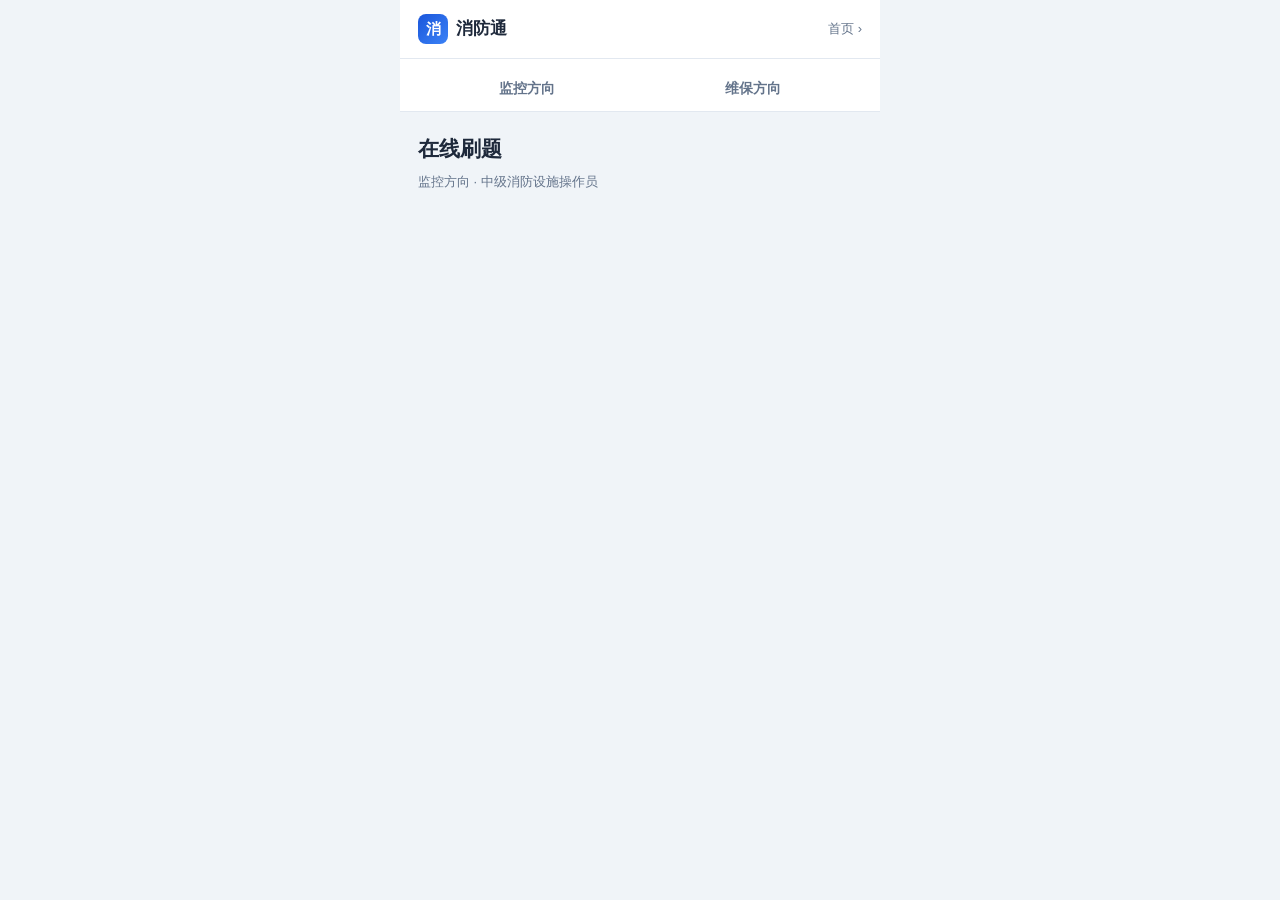
<file: preview.html>
<!DOCTYPE html>
<html lang="zh-CN">
<head>
  <meta charset="UTF-8" />
  <meta name="viewport" content="width=device-width, initial-scale=1.0, maximum-scale=1.0, user-scalable=no, viewport-fit=cover" />
  <meta http-equiv="refresh" content="0; url=practice.html" />
  <title>免费做30题 · 消防通</title>
</head>
<body style="font-family:system-ui,-apple-system,BlinkMacSystemFont,'Segoe UI',sans-serif;text-align:center;padding:60px 20px;color:#374151;">
  <p style="font-size:16px;margin-bottom:12px;">正在跳转到 <strong>免费做 30 题</strong> 页面...</p>
  <p style="font-size:14px;color:#6b7280;">如果没有自动跳转，请 <a href="practice.html" style="color:#1a56db;">点击这里</a>。</p>
</body>
</html>
</file>
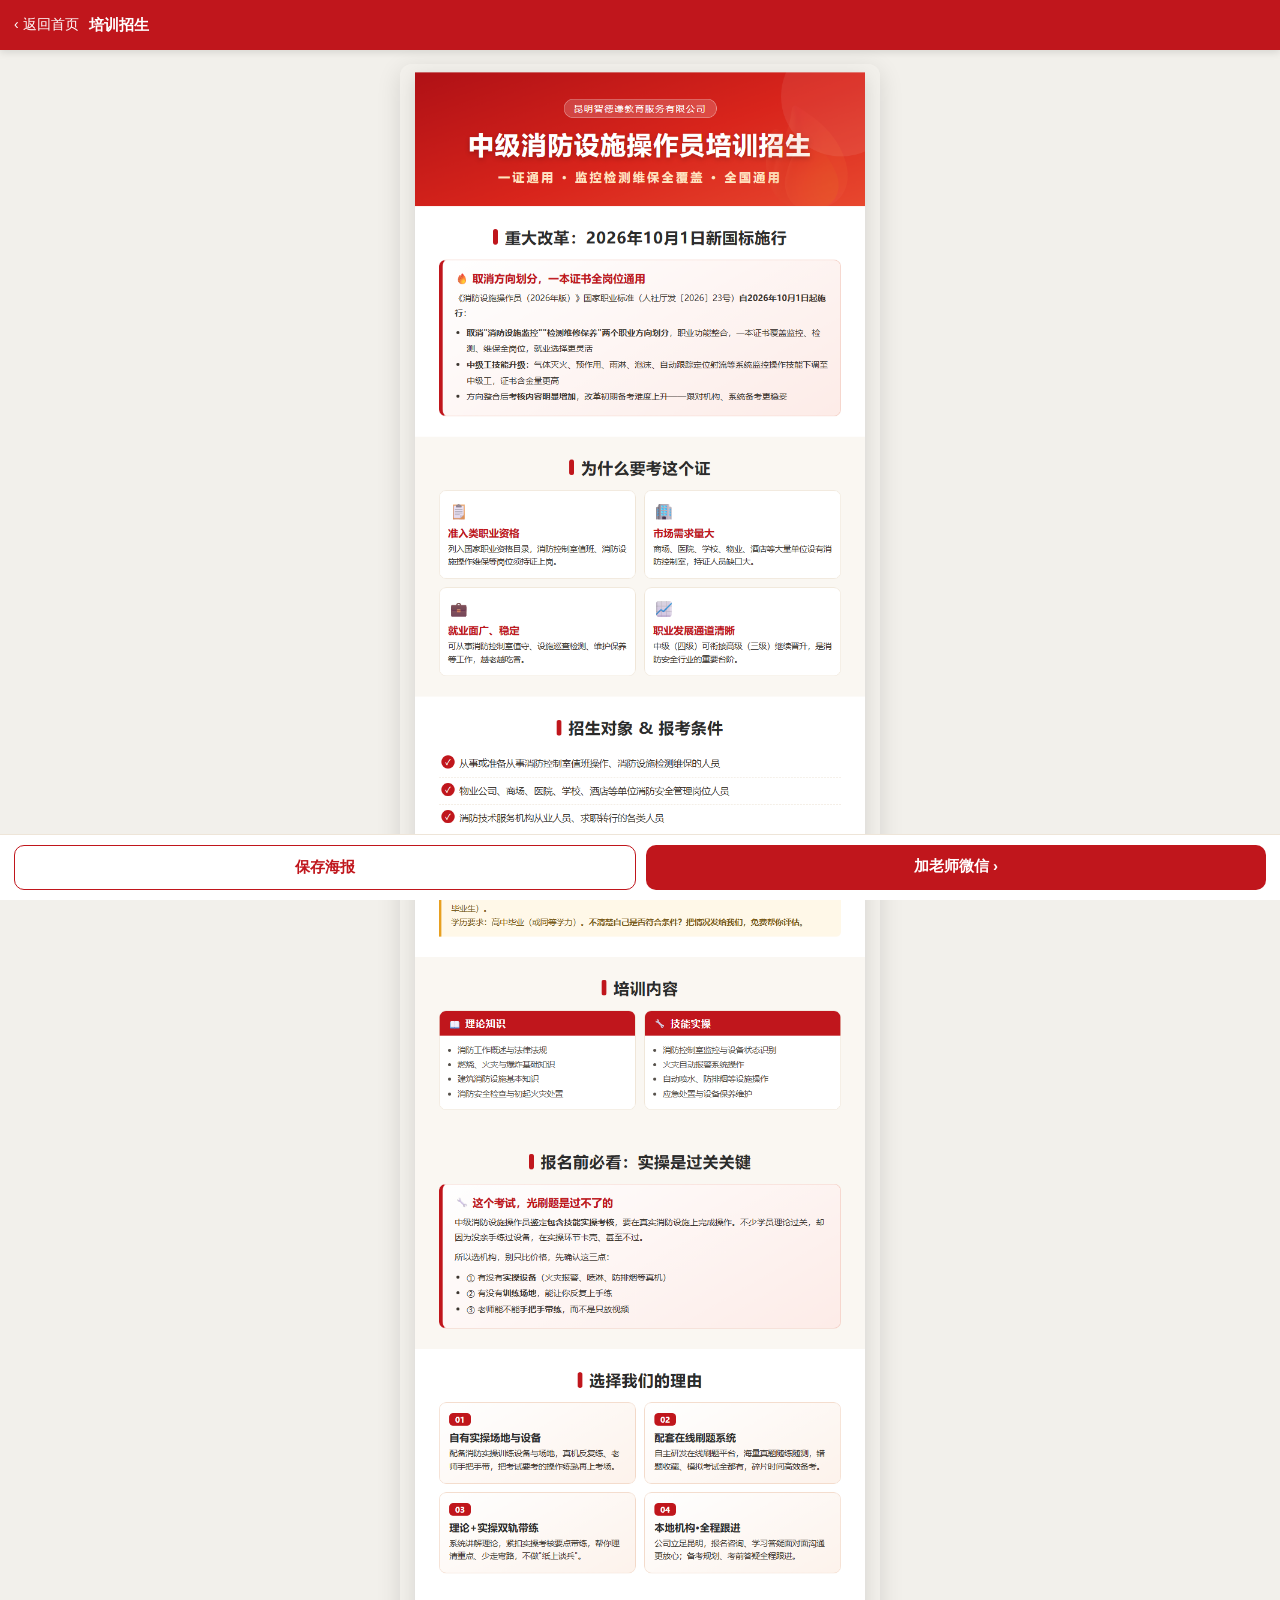
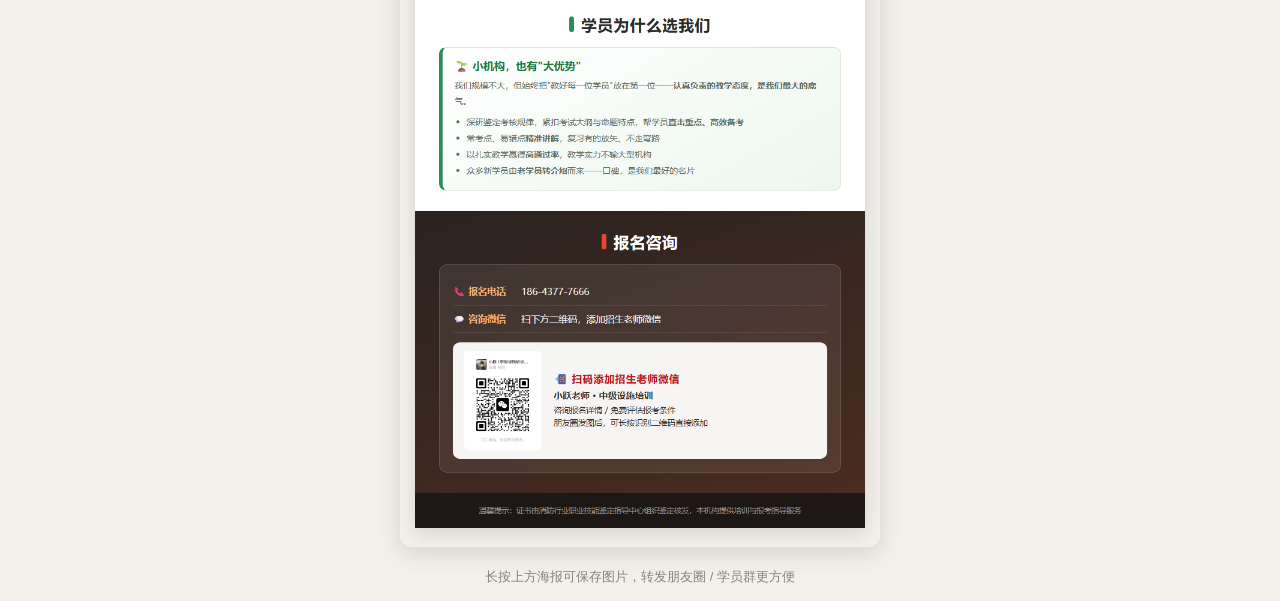
<file: recruit.html>
<!DOCTYPE html>
<html lang="zh-CN">
<head>
  <meta charset="UTF-8" />
  <meta name="viewport" content="width=device-width, initial-scale=1.0, maximum-scale=1.0, user-scalable=no, viewport-fit=cover" />
  <title>中级消防设施操作员 · 培训招生｜消防通</title>
  <meta name="description" content="昆明智德谦教育服务有限公司 · 中级消防设施操作员（监控/维保）培训招生，自有实操场地，老师负责，通过率高。" />
  <style>
    * { box-sizing: border-box; -webkit-tap-highlight-color: transparent; }
    body { margin: 0; background: #f2f0eb; color: #2b2b2b; font-family: -apple-system, "PingFang SC", "Microsoft YaHei", sans-serif; }
    .topbar { position: sticky; top: 0; z-index: 10; display: flex; align-items: center; gap: 10px; height: 50px; padding: 0 14px; background: #c0161c; color: #fff; box-shadow: 0 2px 8px rgba(0,0,0,.12); }
    .topbar a { color: #fff; text-decoration: none; font-size: 14px; }
    .topbar .ttl { font-weight: 700; font-size: 15px; }
    .poster { display: block; width: 100%; max-width: 480px; margin: 14px auto 90px; border-radius: 12px; box-shadow: 0 6px 24px rgba(0,0,0,.12); }
    .save-tip { text-align: center; font-size: 13px; color: #8a8178; margin: -70px auto 14px; max-width: 90%; line-height: 1.6; }
    .bar { position: fixed; left: 0; right: 0; bottom: 0; z-index: 10; display: flex; gap: 10px; padding: 10px 14px calc(10px + env(safe-area-inset-bottom)); background: #fff; border-top: 1px solid #eee5d8; }
    .bar a { flex: 1; text-align: center; text-decoration: none; font-size: 15px; font-weight: 700; padding: 12px 0; border-radius: 10px; }
    .bar .save { color: #c0161c; border: 1.5px solid #c0161c; }
    .bar .wx { color: #fff; background: #c0161c; }
  </style>
</head>
<body>
  <div class="topbar">
    <a href="index.html">‹ 返回首页</a>
    <span class="ttl">培训招生</span>
  </div>

  <img class="poster" src="assets/images/recruit-poster.png" alt="中级消防设施操作员培训招生海报" />

  <div class="save-tip">长按上方海报可保存图片，转发朋友圈 / 学员群更方便</div>

  <div class="bar">
    <a class="save" href="assets/images/recruit-poster.png" download="中级消防设施操作员培训招生.png">保存海报</a>
    <a class="wx" href="index.html#contact">加老师微信 ›</a>
  </div>
</body>
</html>
</file>
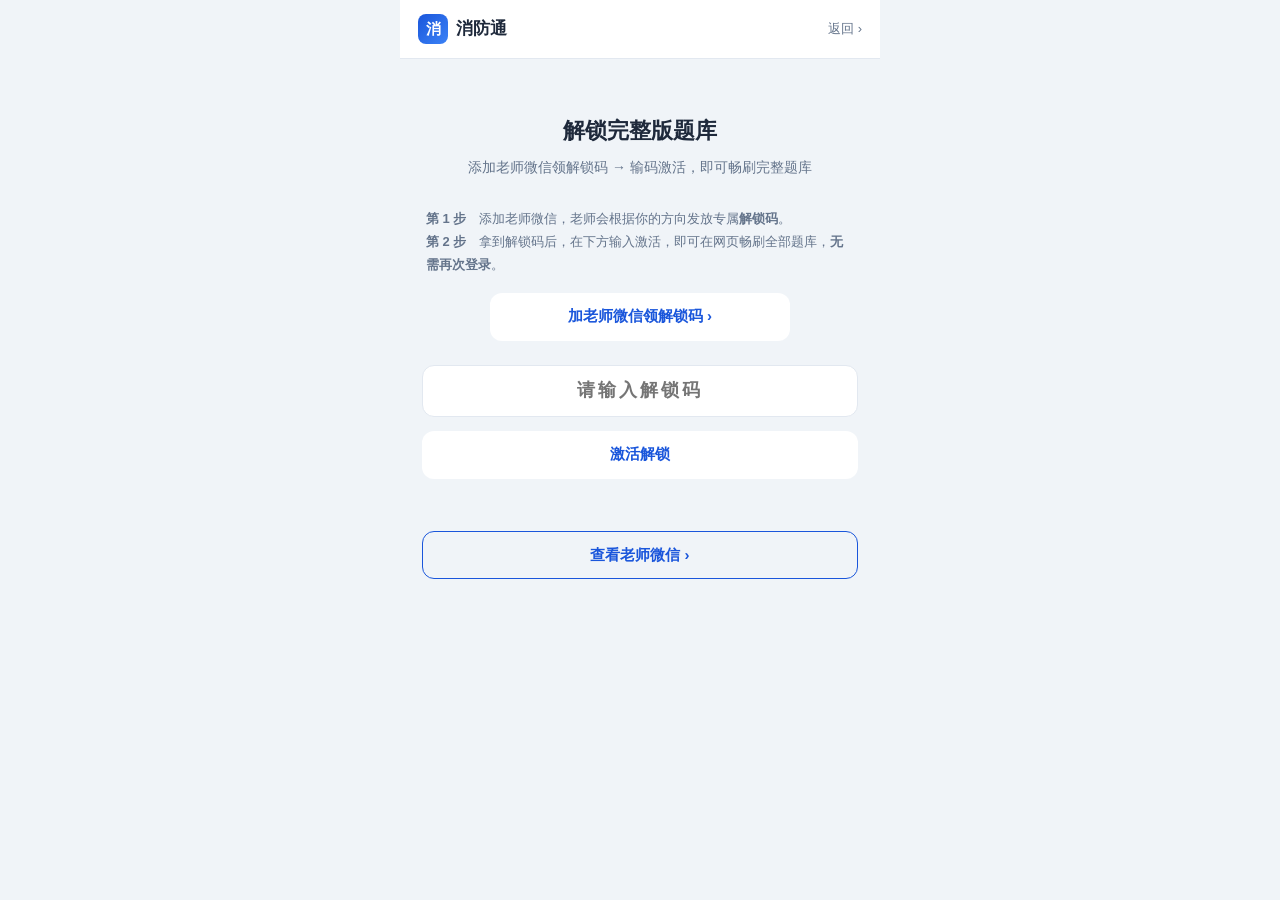
<file: unlock.html>
<!DOCTYPE html>
<html lang="zh-CN">
<head>
  <meta charset="UTF-8" />
  <meta http-equiv="Cache-Control" content="no-cache, no-store, must-revalidate">
  <meta http-equiv="Pragma" content="no-cache">
  <meta http-equiv="Expires" content="0">
  <meta name="viewport" content="width=device-width, initial-scale=1.0, maximum-scale=1.0, user-scalable=no, viewport-fit=cover" />
  <meta name="format-detection" content="telephone=no" />
  <title>解锁题库 · 消防通</title>
  <link rel="stylesheet" href="assets/css/style.css?v=3" />
  <style>
    /* 通用隐藏类：本页的「已解锁面板 / 未解锁表单」靠它互斥切换，
       之前 style.css 里缺这条定义，导致未解锁的学员也会看到绿色「已解锁」面板 */
    .hidden { display: none !important; }
    .unlock-wrap { padding: 54px 22px 30px; text-align: center; }
    .pay-box { background: #fff; border: 1px solid var(--border); border-radius: 16px; padding: 18px 16px; margin: 0 0 18px; text-align: center; }
    .pay-box h3 { font-size: 16px; margin: 0 0 4px; }
    .pay-box .sub { font-size: 12.5px; color: var(--text-2); margin-bottom: 14px; }
    .pay-qrs { display: flex; gap: 14px; justify-content: center; }
    .pay-qr { flex: 1; max-width: 150px; background: #f8fafc; border-radius: 12px; padding: 12px 8px; }
    .pay-qr img { width: 120px; height: 136px; object-fit: contain; }
    .pay-qr .cap { font-size: 12px; color: var(--text-2); margin-top: 6px; font-weight: 600; }
    .pay-note { font-size: 12px; color: var(--text-2); line-height: 1.7; margin: 12px 0 0; text-align: left; background: #fff7ed; border: 1px solid #fed7aa; border-radius: 12px; padding: 10px 12px; }
    .unlock-step { text-align: left; font-size: 13px; color: var(--text-2); line-height: 1.8; margin: 16px 0; padding: 0 4px; }
    .unlock-step b { color: var(--text); }
    .unlock-input { width: 100%; height: 52px; border: 1.5px solid var(--border); border-radius: 12px; text-align: center; font-size: 18px; letter-spacing: 3px; margin: 8px 0 14px; font-weight: 600; }
    .unlock-input:focus { outline: none; border-color: var(--primary); }
    .unlock-msg { font-size: 13px; margin-top: 12px; min-height: 20px; }
    .unlock-msg.ok { color: var(--success); }
    .unlock-msg.err { color: var(--danger); }
    /* 已解锁面板 */
    .already { background: linear-gradient(135deg,#ecfdf5,#d1fae5); border:1px solid #6ee7b7; border-radius:16px; padding:22px 18px; text-align:center; }
    .already .big { font-size:17px; font-weight:700; color:#065f46; margin-bottom:6px; }
    .already .small { font-size:13px; color:#047857; margin-bottom:16px; line-height:1.7; }
    .already .re-link { display:inline-block; margin-top:10px; font-size:12.5px; color:var(--text-2); cursor:pointer; text-decoration:underline; }
    /* 方向/解锁区域 */
    .pkg-box { margin: 0 0 18px; }
    .pkg-title { font-size:13px; font-weight:600; text-align:left; margin-bottom:8px; color:var(--text); }
    .pkg-grid { display:flex; gap:12px; }
    .pkg-card { flex:1; border:1.5px solid var(--border); border-radius:14px; padding:14px 10px; text-align:center; cursor:pointer; background:#fff; transition:.15s; }
    .pkg-card.on { border-color:var(--primary); background:#fff7f3; box-shadow:0 0 0 2px rgba(249,115,22,.15); }
    .pkg-card .pn { font-weight:700; font-size:15px; }
    .pkg-card .pp { font-size:20px; font-weight:800; color:var(--primary); margin:4px 0; }
    .pkg-card .pd { font-size:11.5px; color:var(--text-2); line-height:1.5; }
    .pkg-card .ptag { display:inline-block; font-size:10px; background:var(--primary); color:#fff; border-radius:6px; padding:1px 6px; margin-top:5px; }
    .pkg-sel { font-size:12.5px; color:var(--text-2); margin-top:8px; text-align:left; }
    .pkg-sel b { color:var(--primary); }
    /* 方向切换条 */
    .dir-tabs { display:flex; gap:8px; margin-bottom:12px; }
    .dir-tab { flex:1; text-align:center; padding:10px 0; font-size:13px; font-weight:600; color:var(--text-2); background:#fff; border:1px solid var(--border); border-radius:12px; cursor:pointer; transition:.15s; }
    .dir-tab.on { color:#fff; background:var(--primary); border-color:var(--primary); }
    /* 咨询引导 */
    .consult-box { background:linear-gradient(135deg,#ecfdf5,#d1fae5); border:1px solid #6ee7b7; border-radius:16px; padding:16px; text-align:center; margin:18px 0; }
    .consult-box p { font-size:13px; color:#065f46; margin:0 0 12px; }
    /* 老师微信二维码弹窗 */
    .qr-modal { position:fixed; inset:0; z-index:1000; display:none; }
    .qr-modal.show { display:block; }
    .qr-mask { position:absolute; inset:0; background:rgba(0,0,0,.5); }
    .qr-pop { position:absolute; left:50%; top:50%; transform:translate(-50%,-50%); width:300px; max-width:86vw; background:#fff; border-radius:16px; padding:22px 18px; text-align:center; }
    .qr-close { position:absolute; right:12px; top:6px; border:none; background:transparent; font-size:26px; line-height:1; color:#94a3b8; cursor:pointer; }
    .qr-title { font-size:17px; font-weight:700; margin-bottom:6px; }
    .qr-sub { font-size:13px; color:var(--text-2); margin-bottom:12px; line-height:1.6; }
    .qr-img { width:200px; height:200px; object-fit:contain; border:1px solid var(--border); border-radius:10px; }
    .qr-tip { font-size:12px; color:var(--text-2); margin-top:10px; }
  </style>
</head>
<body>
  <script>if (new URLSearchParams(location.search).has('mp')) document.body.classList.add('mp-mode')</script>
  <nav class="nav">
    <div class="nav-brand"><span class="nav-logo">消</span>消防通</div>
    <a class="nav-menu" href="index.html">返回 ›</a>
  </nav>

  <div class="unlock-wrap">
    <h2>解锁完整版题库</h2>
    <p id="unlockSub">添加老师微信领解锁码 → 输码激活，即可畅刷完整题库</p>

    <!-- 已解锁面板：只要有任一方向已解锁就显示（列出已解锁的方向与到期日）
         ⚠️ 注意：它与下方「输码表单」不再互斥。若只解锁了一个方向，本面板与表单会同时显示，
         否则学员没法给另一个方向输入解锁码（历史 bug：已解锁维保后再买监控，找不到输码框）。 -->
    <div id="alreadyUnlocked" class="hidden">
      <div class="already">
        <div class="big" id="alreadyTitle">✅ 您已解锁完整版题库</div>
        <div class="small" id="alreadyMsg"></div>
        <a class="btn btn-primary" style="width:100%;max-width:280px;display:block;margin:0 auto" href="practice.html" id="goPractice">去刷题 ›</a>
        <span class="re-link" id="reUnlock" style="display:none">使用其他解锁码 ›</span>
        <span class="re-link" id="logoutBtn" style="display:none;color:#dc2626;margin-top:14px">退出本机授权 ›</span>
      </div>
    </div>

    <!-- 未解锁：加老师微信领码 + 输码 -->
    <div id="unlockForm">
      <!-- 流程 -->
      <div class="unlock-step" id="unlockStep">
        <b>第 1 步</b>　添加老师微信，老师会根据你的方向发放专属<b>解锁码</b>。<br/>
        <b>第 2 步</b>　拿到解锁码后，在下方输入激活，即可在网页畅刷全部题库，<b>无需再次登录</b>。
      </div>

      <!-- 加老师微信领码 -->
      <button class="btn btn-primary" id="pickBtn" style="width:100%;max-width:300px;margin:0 auto 16px;display:block">加老师微信领解锁码 ›</button>

      <!-- 解锁码输入 -->
      <input class="unlock-input" id="codeInput" placeholder="请输入解锁码" maxlength="40" />
      <button class="btn btn-primary" id="verifyBtn" style="width:100%">激活解锁</button>
      <div class="unlock-msg" id="msg"></div>

      <a class="btn btn-outline" style="width:100%;margin-top:20px;color:var(--primary);border-color:var(--primary)" href="index.html#contact">查看老师微信 ›</a>
    </div>

  <!-- 老师微信二维码弹窗 -->
  <div class="qr-modal" id="qrModal">
    <div class="qr-mask" id="qrMask"></div>
    <div class="qr-pop">
      <button class="qr-close" id="qrClose" type="button">×</button>
      <div class="qr-title">添加老师微信</div>
      <div class="qr-sub" id="qrSub">长按或扫码添加好友，私聊后老师发放解锁码</div>
      <img class="qr-img" src="assets/images/qr-wechat.png?v=3" alt="老师微信二维码" />
      <div class="qr-tip">添加好友后，老师会发你专属解锁码</div>
    </div>
  </div>
  </div>

  <script>
    // 后端地址：Cloudflare Pages（域名 *.pages.dev，国内可正常访问）
    var WORKER_API = 'https://fire-exam-codes.pages.dev'
    var input = document.getElementById('codeInput')
    var btn = document.getElementById('verifyBtn')
    var msg = document.getElementById('msg')

    // 本地解锁状态（与 practice.html 同口径，兼容 until / untilTs 两种存储格式）
    function getDirUnlock(d) { try { return JSON.parse(localStorage.getItem('xf_unlock_' + d) || 'null') } catch (e) { return null } }
    function dirActive(d) { var u = getDirUnlock(d); return !!(u && u.untilTs && new Date().getTime() < u.untilTs) }
    // 注意：不再用"任一方向已解锁就整页切换"的粗判断，
    // 方向级的判断统一走下面的 unlockedDirs() / missingDirs()

    // 统一会员有效期算法：激活成功这一刻起算 + N 个日历月（月末归位，避免 setMonth 边界 bug）
    function addMonths(date, months) {
      var d = new Date(date)
      var day = d.getDate()
      d.setMonth(d.getMonth() + months)
      if (d.getDate() !== day) d.setDate(0) // 跨月末溢出则归位到目标月最后一天
      return d
    }
    function fmtDate(d) {
      return d.getFullYear() + '-' + String(d.getMonth() + 1).padStart(2, '0') + '-' + String(d.getDate()).padStart(2, '0')
    }

    // 老师测试模式（?teacher=1 或 ?admin=1）：才显示「退出本机授权」，避免学员误点
    var IS_TEACHER = new URLSearchParams(location.search).has('teacher') || new URLSearchParams(location.search).has('admin')
    if (IS_TEACHER) {
      var logoutBtn = document.getElementById('logoutBtn')
      if (logoutBtn) logoutBtn.style.display = 'inline-block'
      var reUnlockBtn = document.getElementById('reUnlock')
      if (reUnlockBtn) reUnlockBtn.style.display = 'inline-block'
    }

    // 小程序模式（?mp=1）：文案改为"加微信发码"，保持后续跳转带 mp
    var IS_MP = new URLSearchParams(location.search).has('mp')
    if (IS_MP) {
      var _sub = document.getElementById('unlockSub'); if (_sub) _sub.textContent = '添加老师微信 → 老师发解锁码 → 输码激活，畅刷题库'
      var _step = document.getElementById('unlockStep'); if (_step) _step.innerHTML = '<b>第 1 步</b>　添加老师微信，老师会根据你的方向发放专属<b>解锁码</b>。<br/><b>第 2 步</b>　在下方输入解锁码，激活后即可畅刷题库，<b>无需再次登录</b>。'
      var _go = document.querySelector('#alreadyUnlocked a.btn-primary'); if (_go) _go.href = 'practice.html?mp=1'
    }

    // 老师微信二维码弹窗（仅引导加微信领码）
    var qrModal = document.getElementById('qrModal')
    function openQr(sub) {
      if (sub) { var s = document.getElementById('qrSub'); if (s) s.textContent = sub }
      qrModal.classList.add('show')
    }
    function closeQr() { qrModal.classList.remove('show') }
    document.getElementById('qrClose').addEventListener('click', closeQr)
    document.getElementById('qrMask').addEventListener('click', closeQr)
    document.getElementById('pickBtn').addEventListener('click', function () {
      openQr('长按或扫码添加老师微信，私聊领取解锁码后激活即可刷题')
    })

    // 调后端 Worker 校验激活码（一人一码、N=1 限次；旧前端算法码通道已关闭）
    function activate(r) {
      var months = r.months || 1
      var until = addMonths(new Date(), months)
      var dirs = r.direction === 'both' ? ['monitor', 'maintain'] : [r.direction]
      for (var i = 0; i < dirs.length; i++) {
        localStorage.setItem('xf_unlock_' + dirs[i], JSON.stringify({ until: until.toISOString(), untilTs: until.getTime(), code: input.value.trim() }))
      }
      var dirName = r.direction === 'both' ? '监控+维保（双方向）' : (r.direction === 'monitor' ? '监控' : '维保')
      msg.textContent = '✓ 激活成功！「' + dirName + '方向」已解锁（' + months + '个月，有效期至 ' + fmtDate(until) + '）正在打开题库...'
      msg.className = 'unlock-msg ok'
      setTimeout(function () {
        var q = []
        if (r.direction !== 'both') q.push('direction=' + r.direction)
        if (IS_MP) q.push('mp=1')
        window.location.href = 'practice.html' + (q.length ? '?' + q.join('&') : '')
      }, 1800)
    }

    function verify() {
      var code = input.value.trim()
      if (!code) { msg.textContent = '请输入解锁码'; msg.className = 'unlock-msg err'; return }
      btn.textContent = '验证中...'
      fetch(WORKER_API + '/api/unlock', {
        method: 'POST',
        headers: { 'Content-Type': 'application/json' },
        body: JSON.stringify({ code: code })
      }).then(function (r) { return r.json() }).then(function (r) {
        btn.textContent = '激活解锁'
        if (r.ok) { activate({ direction: r.direction, months: r.months }); return }
        msg.textContent = '✗ ' + (r.msg || '激活码无效或已使用') + '（联系老师领取）'
        msg.className = 'unlock-msg err'
      }).catch(function () {
        btn.textContent = '激活解锁'
        msg.textContent = '✗ 网络错误，请检查网络后重试'
        msg.className = 'unlock-msg err'
      })
    }

    btn.addEventListener('click', verify)

    input.addEventListener('keydown', function (e) { if (e.key === 'Enter') verify() })

    // ===== 解锁状态渲染（监控 / 维保 按方向独立判断）=====
    var DIR_NAME = { monitor: '监控', maintain: '维保' }
    var DIR_ORDER = ['monitor', 'maintain']
    function dirName(d) { return DIR_NAME[d] || d }
    function unlockedDirs() {
      var out = []
      for (var i = 0; i < DIR_ORDER.length; i++) if (dirActive(DIR_ORDER[i])) out.push(DIR_ORDER[i])
      return out
    }
    function missingDirs() {
      var out = []
      for (var i = 0; i < DIR_ORDER.length; i++) if (!dirActive(DIR_ORDER[i])) out.push(DIR_ORDER[i])
      return out
    }

    // 渲染规则（关键：两个区块「按需共存」，不再整页互斥）：
    //   任一方向已解锁   → 显示绿色面板（写明已解锁哪个方向、到几号）
    //   还有方向未解锁   → 保留输码表单，并把步骤文案改成「你还需要解锁：X方向」
    //   两个方向都解锁   → 才收起表单
    // 这样「已买监控想再买维保」「已买维保想再买监控」都始终有地方输码。
    function renderUnlockState() {
      var unlocked = unlockedDirs()
      var missing = missingDirs()
      var alreadyBox = document.getElementById('alreadyUnlocked')
      var formBox = document.getElementById('unlockForm')

      if (unlocked.length) {
        var parts = []
        for (var i = 0; i < unlocked.length; i++) {
          var u = getDirUnlock(unlocked[i])
          parts.push(dirName(unlocked[i]) + '方向（至 ' + fmtDate(new Date(u.untilTs)) + '）')
        }
        var missText = missing.length ? missing.map(dirName).join('、') + '方向' : ''
        document.getElementById('alreadyTitle').textContent = missing.length
          ? '✅ 已解锁：' + parts.join('、')
          : '✅ 您已解锁完整版题库'
        document.getElementById('alreadyMsg').textContent = missing.length
          ? '当前已解锁：' + parts.join('、') + '。若还需解锁' + missText + '，请在下方输入该方向的解锁码。'
          : '当前已解锁：' + parts.join('、') + '。点击下方按钮即可直接刷题，无需再次输入解锁码。'
        // 「去刷题」落点：只解锁一个方向时直接进该方向，避免进到未解锁的方向
        var goQ = []
        if (unlocked.length === 1) goQ.push('direction=' + unlocked[0])
        if (IS_MP) goQ.push('mp=1')
        document.getElementById('goPractice').setAttribute('href', 'practice.html' + (goQ.length ? '?' + goQ.join('&') : ''))
        alreadyBox.classList.remove('hidden')
      } else {
        document.getElementById('alreadyTitle').textContent = '✅ 您已解锁完整版题库'
        alreadyBox.classList.add('hidden')
      }

      if (missing.length) {
        formBox.classList.remove('hidden')
        // 能确定要解锁哪个方向时（只剩一个未解锁，或网址带 direction 参数），把步骤文案改成针对该方向
        var target = missing.length === 1
          ? missing[0]
          : (PREFER_DIR && missing.indexOf(PREFER_DIR) !== -1 ? PREFER_DIR : '')
        if (target) {
          document.getElementById('unlockStep').innerHTML =
            '<b>您还需要解锁：' + dirName(target) + '方向</b><br/>' +
            '<b>第 1 步</b>　若还没有' + dirName(target) + '方向的解锁码，点上方按钮添加老师微信领取。<br/>' +
            '<b>第 2 步</b>　在下方输入' + dirName(target) + '方向的解锁码，激活后即可畅刷' + dirName(target) + '题库，<b>无需再次登录</b>。'
        }
      } else {
        formBox.classList.add('hidden')
      }
    }

    document.getElementById('reUnlock').addEventListener('click', function () {
      document.getElementById('alreadyUnlocked').classList.add('hidden')
      document.getElementById('unlockForm').classList.remove('hidden')
    })

    // 退出本机授权：清除本机 localStorage 解锁状态（不影响已发给学员的码），便于复测/换设备
    document.getElementById('logoutBtn').addEventListener('click', function () {
      if (!confirm('确定退出本机授权吗？\n退出后需重新输入解锁码才能刷题（不影响已发给学员的码）。')) return
      localStorage.removeItem('xf_unlock_monitor')
      localStorage.removeItem('xf_unlock_maintain')
      location.reload()
    })

    // 入口：网址可带 direction=monitor / maintain（从练习页「解锁另一个方向」跳来时带的），
    // 用来把页面提示聚焦到该方向，避免学员"不知道该输哪个方向的码"
    var up = new URLSearchParams(location.search)
    var ud = (up.get('direction') || '').toLowerCase()
    var PREFER_DIR = (ud === 'monitor' || ud === 'maintain') ? ud : ''

    renderUnlockState()
  </script>
</body>
</html>
</file>
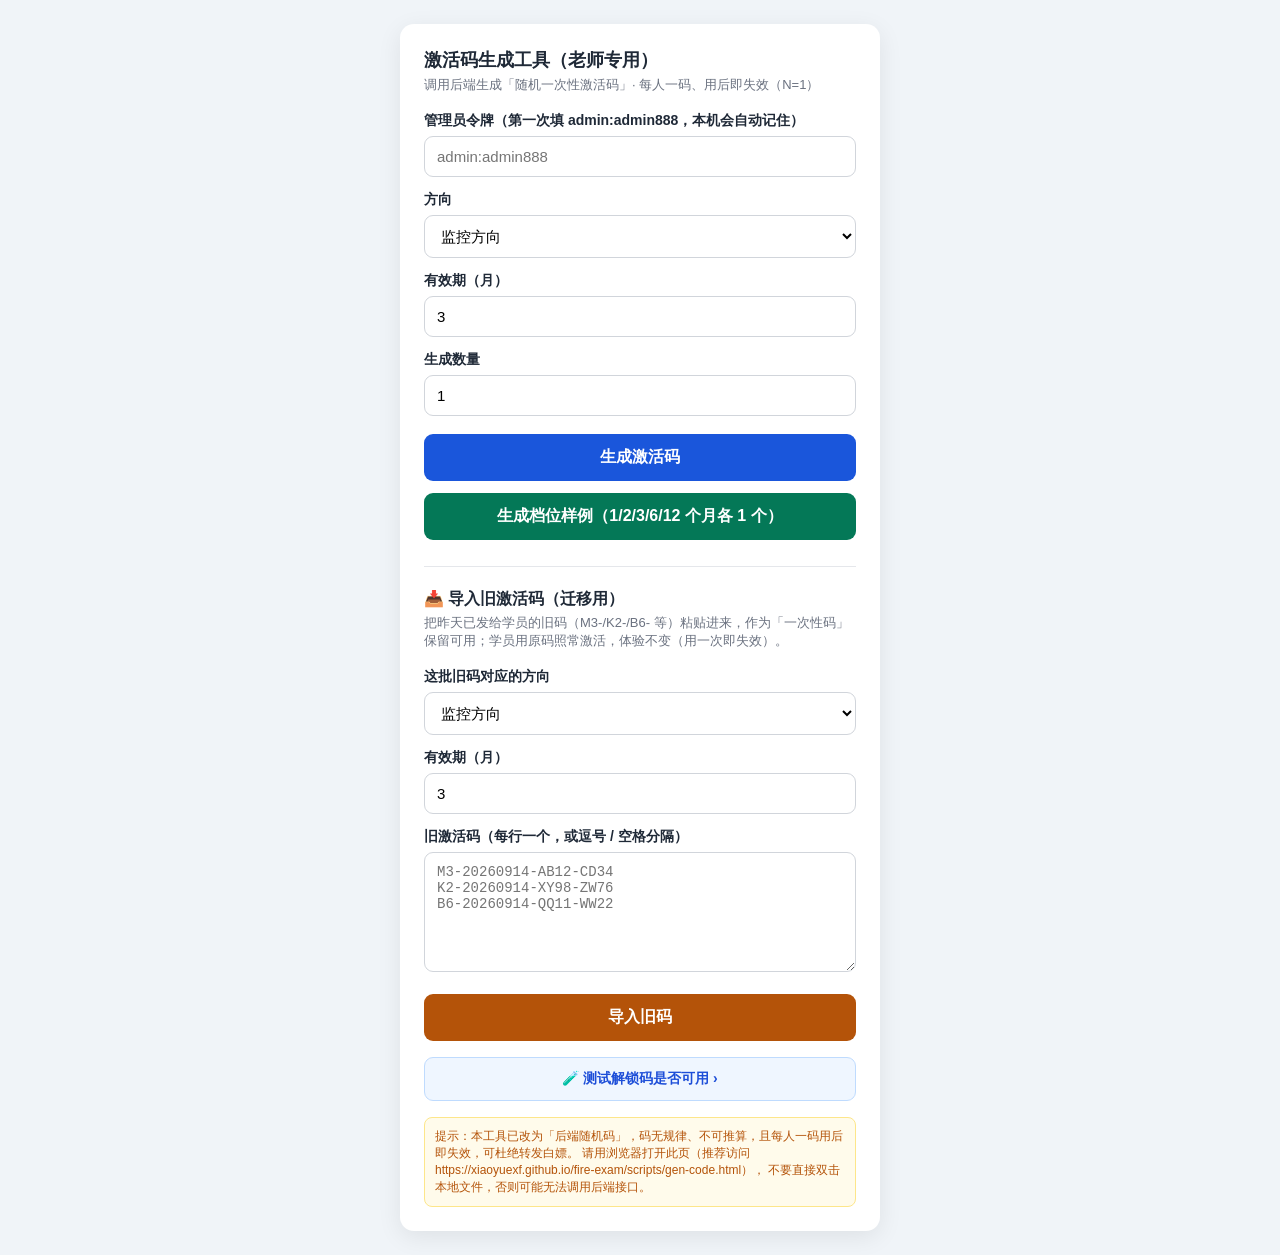
<file: scripts/gen-code.html>
﻿<!DOCTYPE html>
<html lang="zh-CN">
<head>
<meta charset="UTF-8">
<meta name="viewport" content="width=device-width, initial-scale=1.0">
<title>激活码生成工具（老师专用）</title>
<style>
  * { box-sizing: border-box; }
  body { font-family: -apple-system, "PingFang SC", "Microsoft YaHei", sans-serif; background: #f0f4f8; color: #1f2937; margin: 0; padding: 24px; }
  .wrap { max-width: 480px; margin: 0 auto; background: #fff; border-radius: 14px; padding: 24px; box-shadow: 0 6px 24px rgba(0,0,0,.08); }
  h1 { font-size: 18px; margin: 0 0 4px; }
  .sub { color: #6b7280; font-size: 13px; margin-bottom: 18px; }
  label { display: block; font-size: 14px; margin: 14px 0 6px; font-weight: 600; }
  select, input { width: 100%; padding: 11px 12px; border: 1px solid #d1d5db; border-radius: 9px; font-size: 15px; background: #fff; }
  button { margin-top: 18px; width: 100%; padding: 13px; border: 0; border-radius: 9px; background: #1a56db; color: #fff; font-size: 16px; font-weight: 600; cursor: pointer; }
  button:active { background: #1544b0; }
  .result { margin-top: 18px; padding: 16px; background: #ecfdf5; border: 1px solid #a7f3d0; border-radius: 10px; display: none; }
  .result.show { display: block; }
  .code { font-size: 22px; font-weight: 700; letter-spacing: 1px; color: #047857; word-break: break-all; }
  .meta { font-size: 13px; color: #065f46; margin-top: 8px; }
  .copy { margin-top: 10px; display: inline-block; padding: 7px 14px; background: #047857; color: #fff; border-radius: 7px; font-size: 13px; cursor: pointer; border: 0; }
  .warn { margin-top: 16px; font-size: 12px; color: #b45309; background: #fffbeb; border: 1px solid #fde68a; border-radius: 8px; padding: 10px; }
  .tier-btn { background: #047857; margin-top: 12px; }
  .tier-btn:active { background: #03654a; }
  .tier-result { margin-top: 16px; padding: 16px; background: #eff6ff; border: 1px solid #bfdbfe; border-radius: 10px; display: none; }
  .tier-result.show { display: block; }
  .tier-row { display: flex; align-items: center; justify-content: space-between; padding: 9px 0; border-bottom: 1px dashed #dbeafe; }
  .tier-row:last-child { border-bottom: 0; }
  .tier-label { font-size: 14px; font-weight: 600; color: #1e3a8a; min-width: 64px; }
  .tier-code { font-size: 15px; font-weight: 700; color: #1d4ed8; letter-spacing: .5px; word-break: break-all; flex: 1; margin: 0 10px; }
  .tier-copy { padding: 5px 10px; background: #1d4ed8; color: #fff; border: 0; border-radius: 6px; font-size: 12px; cursor: pointer; white-space: nowrap; }
  .tier-copyall { margin-top: 12px; display: inline-block; padding: 8px 14px; background: #1e3a8a; color: #fff; border: 0; border-radius: 7px; font-size: 13px; cursor: pointer; }
  .token-box { background: #f8fafc; border: 1px dashed #cbd5e1; border-radius: 9px; padding: 10px 12px; font-size: 12px; color: #475569; margin-top: 10px; }
</style>
</head>
<body>
<div class="wrap">
  <h1>激活码生成工具（老师专用）</h1>
  <div class="sub">调用后端生成「随机一次性激活码」· 每人一码、用后即失效（N=1）</div>

  <label>管理员令牌（第一次填 admin:admin888，本机会自动记住）</label>
  <input id="token" type="text" value="" placeholder="admin:admin888" autocomplete="off" />

  <label>方向</label>
  <select id="dir">
    <option value="monitor">监控方向</option>
    <option value="maintain">维保方向</option>
    <option value="both">监控 + 维保（双方向）</option>
  </select>

  <label>有效期（月）</label>
  <input id="months" type="number" min="1" max="24" value="3" />

  <label>生成数量</label>
  <input id="count" type="number" min="1" max="50" value="1" />

  <button id="gen">生成激活码</button>

  <div class="result" id="result">
    <div class="code" id="codeText"></div>
    <div class="meta" id="metaText"></div>
    <button class="copy" id="copy">复制激活码</button>
  </div>

  <button class="tier-btn" id="genTier">生成档位样例（1/2/3/6/12 个月各 1 个）</button>

  <div class="tier-result" id="tierResult">
    <div id="tierList"></div>
    <button class="tier-copyall" id="copyAll">复制全部档位码</button>
  </div>

  <hr style="margin:26px 0 0;border:0;border-top:1px solid #e5e7eb">

  <h1 style="font-size:16px;margin:22px 0 4px">📥 导入旧激活码（迁移用）</h1>
  <div class="sub">把昨天已发给学员的旧码（M3-/K2-/B6- 等）粘贴进来，作为「一次性码」保留可用；学员用原码照常激活，体验不变（用一次即失效）。</div>

  <label>这批旧码对应的方向</label>
  <select id="impDir">
    <option value="monitor">监控方向</option>
    <option value="maintain">维保方向</option>
    <option value="both">监控 + 维保（双方向）</option>
  </select>

  <label>有效期（月）</label>
  <input id="impMonths" type="number" min="1" max="24" value="3" />

  <label>旧激活码（每行一个，或逗号 / 空格分隔）</label>
  <textarea id="impCodes" rows="6" placeholder="M3-20260914-AB12-CD34&#10;K2-20260914-XY98-ZW76&#10;B6-20260914-QQ11-WW22" style="width:100%;padding:11px 12px;border:1px solid #d1d5db;border-radius:9px;font-size:14px;font-family:monospace;resize:vertical"></textarea>

  <button id="importBtn" style="background:#b45309">导入旧码</button>

  <div class="result" id="impResult">
    <div class="meta" id="impMeta"></div>
    <div class="code" id="impCodesText" style="font-size:14px;line-height:1.7"></div>
  </div>

  <a href="../unlock.html?teacher=1" style="display:block;margin-top:16px;text-align:center;color:#1d4ed8;font-size:14px;font-weight:600;text-decoration:none;padding:12px;background:#eff6ff;border:1px solid #bfdbfe;border-radius:9px">🧪 测试解锁码是否可用 ›</a>

  <div class="warn">
    提示：本工具已改为「后端随机码」，码无规律、不可推算，且每人一码用后即失效，可杜绝转发白嫖。
    请用浏览器打开此页（推荐访问 https://xiaoyuexf.github.io/fire-exam/scripts/gen-code.html），
    不要直接双击本地文件，否则可能无法调用后端接口。
  </div>
</div>

<script>
// ⚠️ 后端地址（Cloudflare Pages，国内可访问）
var WORKER_API = 'https://fire-exam-codes.pages.dev'

// 管理员令牌只存在老师本机浏览器，不写进网页源码（本页是公开可访问的）
;(function () {
  var t = document.getElementById('token')
  try { var saved = localStorage.getItem('xf_admin_token'); if (saved) t.value = saved } catch (e) {}
  t.addEventListener('change', function () {
    try { localStorage.setItem('xf_admin_token', t.value.trim()) } catch (e) {}
  })
})()

function el(id) { return document.getElementById(id) }

async function callGen(direction, months, count) {
  const token = el('token').value.trim()
  const res = await fetch(WORKER_API + '/api/admin/gen-code', {
    method: 'POST',
    headers: { 'Content-Type': 'application/json', 'X-Admin-Token': token },
    body: JSON.stringify({ direction: direction, months: months, count: count })
  })
  return res.json()
}

document.getElementById('gen').addEventListener('click', async function () {
  const r = await callGen(el('dir').value, parseInt(el('months').value, 10), parseInt(el('count').value, 10))
  if (!r.ok) { alert('生成失败：' + (r.msg || '未知错误') + '（请检查令牌和 Worker 地址）'); return }
  const out = r.data
  if (out.length === 1) {
    const c = out[0]
    el('codeText').textContent = c.code
    const dirName = c.direction === 'monitor' ? '监控' : c.direction === 'maintain' ? '维保' : '监控+维保'
    el('metaText').textContent = '方向：' + dirName + ' · 有效期：' + c.months + ' 个月 · 一次性（用后即失效）'
    el('result').classList.add('show')
    el('tierResult').classList.remove('show')
  } else {
    renderTier(out)
  }
})

document.getElementById('copy').addEventListener('click', function () {
  const t = el('codeText').textContent
  navigator.clipboard.writeText(t).then(function () { alert('已复制：' + t) })
})

// 档位样例：1/2/3/6/12 个月各生成一个码（顺序调用，确保逐个入库）
const TIER_MONTHS = [1, 2, 3, 6, 12]
document.getElementById('genTier').addEventListener('click', async function () {
  const direction = el('dir').value
  const dirName = direction === 'monitor' ? '监控' : direction === 'maintain' ? '维保' : '监控+维保'
  const rows = []
  const allCodes = []
  for (const m of TIER_MONTHS) {
    const r = await callGen(direction, m, 1)
    if (!r.ok) { alert('档位生成失败（' + m + '个月）：' + (r.msg || '')); return }
    const c = r.data[0]
    rows.push({ m: m, code: c.code })
    allCodes.push(c.code)
  }
  const list = el('tierList')
  list.innerHTML = ''
  rows.forEach(function (r) {
    const row = document.createElement('div')
    row.className = 'tier-row'
    row.innerHTML = '<span class="tier-label">' + r.m + '个月</span>' +
      '<span class="tier-code">' + r.code + '</span>' +
      '<button class="tier-copy" data-code="' + r.code + '">复制</button>'
    list.appendChild(row)
  })
  el('tierResult').classList.add('show')
  el('result').classList.remove('show')
  list.querySelectorAll('.tier-copy').forEach(function (btn) {
    btn.addEventListener('click', function () {
      const c = btn.getAttribute('data-code')
      navigator.clipboard.writeText(c).then(function () { alert('已复制：' + c) })
    })
  })
  el('copyAll').onclick = function () {
    const text = '【' + dirName + '方向】\n' + allCodes.map(function (c, i) { return TIER_MONTHS[i] + '个月：' + c }).join('\n')
    navigator.clipboard.writeText(text).then(function () { alert('已复制全部 ' + allCodes.length + ' 个档位码') })
  }
})

// 批量导入旧激活码（迁移）：把昨天发的老码导入 KV，作为一次性码保留可用
document.getElementById('importBtn').addEventListener('click', async function () {
  const raw = el('impCodes').value
  const codes = raw.split(/[\n,，;；\s]+/).map(function (s) { return s.trim().toUpperCase() }).filter(Boolean)
  if (codes.length === 0) { alert('请先粘贴旧激活码'); return }
  const token = el('token').value.trim()
  const res = await fetch(WORKER_API + '/api/admin/import-codes', {
    method: 'POST',
    headers: { 'Content-Type': 'application/json', 'X-Admin-Token': token },
    body: JSON.stringify({ codes: codes, direction: el('impDir').value, months: parseInt(el('impMonths').value, 10) })
  })
  const r = await res.json()
  if (!r.ok) { alert('导入失败：' + (r.msg || '未知错误') + '（请检查令牌和 Worker 地址）'); return }
  el('impMeta').textContent = '✓ 成功导入 ' + r.imported + ' 个，跳过（已存在/重复）' + r.skipped + ' 个。这些旧码现在可作为一次性码使用（用后即失效）。'
  el('impCodesText').textContent = (r.codes || []).join('  ')
  el('impResult').classList.add('show')
})
</script>
</body>
</html>
</file>
<file: assets/css/style.css>
/* ===== 消防通 网页版（公众号H5）样式 =====
   设计：移动优先、微信内打开友好、蓝橙主色、卡片式
   信任优化：无强营销弹窗、页脚备案号、真实联系信息
*/

:root {
  --primary: #1a56db;
  --primary-light: #e8edfc;
  --primary-dark: #1347b0;
  --accent: #f97316;
  --accent-light: #fff7ed;
  --success: #10b981;
  --danger: #ef4444;
  --text-1: #1e293b;
  --text-2: #64748b;
  --text-3: #94a3b8;
  --bg: #f0f4f8;
  --card: #ffffff;
  --border: #e2e8f0;
  --radius: 16px;
  --radius-sm: 10px;
  --shadow: 0 4px 20px rgba(26, 86, 219, 0.08);
}

* { margin: 0; padding: 0; box-sizing: border-box; -webkit-tap-highlight-color: transparent; }

body {
  font-family: -apple-system, BlinkMacSystemFont, "PingFang SC", "Hiragino Sans GB", "Microsoft YaHei", sans-serif;
  background: var(--bg);
  color: var(--text-1);
  font-size: 15px;
  line-height: 1.6;
  max-width: 480px;
  margin: 0 auto;
  -webkit-font-smoothing: antialiased;
}

a { color: inherit; text-decoration: none; }
img { display: block; max-width: 100%; }

/* 微信环境提示条 */
.wx-tip {
  background: #fef9c3;
  color: #854d0e;
  font-size: 12px;
  text-align: center;
  padding: 6px 12px;
}

/* 顶部信任条 */
.trust-bar {
  background: var(--primary);
  color: #fff;
  font-size: 12px;
  text-align: center;
  padding: 6px 12px;
  letter-spacing: 1px;
}

/* 导航 */
.nav {
  display: flex;
  align-items: center;
  justify-content: space-between;
  padding: 14px 18px;
  background: #fff;
  position: sticky;
  top: 0;
  z-index: 50;
  border-bottom: 1px solid var(--border);
}
.nav-brand { display: flex; align-items: center; gap: 8px; font-weight: 700; font-size: 17px; }
.nav-logo { width: 30px; height: 30px; border-radius: 8px; background: linear-gradient(135deg, var(--primary), #3b82f6); color: #fff; display: flex; align-items: center; justify-content: center; font-size: 15px; }
.nav-menu { font-size: 13px; color: var(--text-2); }

/* 区块通用 */
.section { padding: 28px 18px; }
.section-title { font-size: 20px; font-weight: 700; margin-bottom: 6px; }
.section-sub { font-size: 13px; color: var(--text-2); margin-bottom: 18px; }
.card { background: var(--card); border-radius: var(--radius); padding: 20px; box-shadow: var(--shadow); margin-bottom: 16px; }

/* Hero */
.hero {
  background: linear-gradient(160deg, #1a56db 0%, #2563eb 50%, #3b82f6 100%);
  color: #fff;
  padding: 40px 20px 48px;
  text-align: center;
  border-radius: 0 0 28px 28px;
}
.hero-badge {
  display: inline-block;
  background: rgba(255,255,255,0.18);
  border: 1px solid rgba(255,255,255,0.3);
  font-size: 12px;
  padding: 4px 14px;
  border-radius: 20px;
  margin-bottom: 16px;
}
.hero h1 { font-size: 26px; font-weight: 800; line-height: 1.35; margin-bottom: 12px; }
.hero p { font-size: 14px; color: rgba(255,255,255,0.82); margin-bottom: 24px; }
.hero-cta { display: flex; flex-direction: column; gap: 12px; max-width: 280px; margin: 0 auto; }
.btn {
  display: flex; align-items: center; justify-content: center;
  height: 48px; border-radius: 12px; font-size: 15px; font-weight: 600;
  border: none; width: 100%; cursor: pointer; transition: .15s; text-align: center;
}
.btn-primary { background: #fff; color: var(--primary); }
.btn-accent { background: linear-gradient(135deg, var(--accent), #ea580c); color: #fff; box-shadow: 0 4px 16px rgba(249,115,22,0.35); }
.btn-outline { background: transparent; border: 1.5px solid #fff; color: #fff; }
.btn:active { transform: scale(0.97); }

/* Hero 下方浮卡：数据 */
.hero-stats {
  margin: -28px 18px 0;
  background: #fff;
  border-radius: var(--radius);
  padding: 18px;
  display: flex;
  box-shadow: var(--shadow);
  position: relative;
  z-index: 10;
}
.hero-stat { flex: 1; text-align: center; }
.hero-stat .num { font-size: 22px; font-weight: 800; color: var(--primary); }
.hero-stat .lbl { font-size: 11px; color: var(--text-3); margin-top: 2px; }
.hero-stat + .hero-stat { border-left: 1px solid var(--border); }

/* 功能网格 */
.feature-grid { display: grid; grid-template-columns: 1fr 1fr; gap: 12px; }
.feature {
  background: #fff; border-radius: var(--radius-sm); padding: 18px 14px;
  box-shadow: var(--shadow); text-align: center;
}
.feature .ic { width: 44px; height: 44px; border-radius: 12px; margin: 0 auto 10px; display: flex; align-items: center; justify-content: center; font-size: 20px; }
.feature .name { font-size: 14px; font-weight: 700; }
.feature .desc { font-size: 11px; color: var(--text-3); margin-top: 2px; }

/* 双方向说明 */
.dir-row { display: flex; gap: 12px; }
.dir-card { flex: 1; border-radius: var(--radius); padding: 18px; color: #fff; }
.dir-card.monitor { background: linear-gradient(135deg, #1a56db, #3b82f6); }
.dir-card.maintain { background: linear-gradient(135deg, #f97316, #ea580c); }
.dir-card .t { font-size: 16px; font-weight: 700; margin-bottom: 6px; }
.dir-card .d { font-size: 12px; opacity: .9; line-height: 1.5; }
.dir-note { font-size: 12px; color: var(--text-2); margin-top: 12px; background: var(--primary-light); padding: 12px 14px; border-radius: var(--radius-sm); }

/* 价格（引流用，不强付款） */
.price-grid { display: grid; grid-template-columns: 1fr 1fr; gap: 10px; }
.price {
  background: #fff; border: 1.5px solid var(--border); border-radius: var(--radius);
  padding: 16px 10px; text-align: center; position: relative;
}
.price.hot { border-color: var(--accent); }
.price .tag { position: absolute; top: -10px; left: 50%; transform: translateX(-50%); background: var(--accent); color: #fff; font-size: 11px; padding: 2px 12px; border-radius: 10px; }
.price .nm { font-size: 13px; font-weight: 700; }
.price .pr { font-size: 24px; font-weight: 800; color: var(--accent); margin: 6px 0; }
.price .pr small { font-size: 12px; font-weight: 500; color: var(--text-3); }
.price .du { font-size: 11px; color: var(--text-3); }
.price .per { font-size: 11px; color: var(--text-2); margin-top: 4px; }

/* 学员评价 */
.review { background: #fff; border-radius: var(--radius); padding: 16px; margin-bottom: 12px; box-shadow: var(--shadow); }
.review .top { display: flex; align-items: center; gap: 10px; margin-bottom: 8px; }
.review .av { width: 36px; height: 36px; border-radius: 50%; background: var(--primary-light); color: var(--primary); display: flex; align-items: center; justify-content: center; font-weight: 700; font-size: 14px; }
.review .nm { font-size: 14px; font-weight: 600; }
.review .st { font-size: 11px; color: var(--accent); }
.review .tx { font-size: 13px; color: var(--text-2); line-height: 1.6; }

/* 联系/引流区（重点：点5） */
.contact { background: linear-gradient(160deg, #1a56db, #3b82f6); border-radius: 24px; padding: 26px 20px; color: #fff; text-align: center; }
.contact h3 { font-size: 19px; font-weight: 800; margin-bottom: 6px; }
.contact p { font-size: 13px; color: rgba(255,255,255,0.85); margin-bottom: 18px; }
.contact-info { display: flex; gap: 12px; margin-bottom: 18px; }
.contact-box { flex: 1; background: rgba(255,255,255,0.12); border-radius: 12px; padding: 12px; }
.contact-box .k { font-size: 11px; color: rgba(255,255,255,0.7); }
.contact-box .v { font-size: 15px; font-weight: 700; margin-top: 2px; }
.qr-wrap { background: #fff; border-radius: 12px; padding: 14px; display: flex; flex-direction: column; align-items: center; margin: 0 auto 14px; text-align: center; }
.qr-wrap img { width: 150px; height: 150px; display: block; margin: 0 auto; }
.qr-wrap .cap { font-size: 12px; color: var(--text-2); margin-top: 8px; }
.teacher-info { margin-top: 12px; padding-top: 12px; border-top: 1px dashed var(--border); text-align: left; }
.teacher-info .info-row { display: flex; justify-content: space-between; align-items: center; gap: 12px; font-size: 12px; color: var(--text-1); line-height: 1.8; }
.teacher-info .info-row .label { color: var(--text-2); white-space: nowrap; }
.teacher-info .info-row .value { font-weight: 600; color: var(--primary); text-align: right; word-break: break-all; }
.contact-cta { background: #fff; color: var(--primary); }

/* 页脚 */
.footer { text-align: center; padding: 24px 18px 40px; font-size: 12px; color: var(--text-3); line-height: 1.8; }
.footer .icp { color: var(--text-2); }
.footer a { color: var(--primary); }

/* 试看页 */
.q-card { background: #fff; border-radius: var(--radius); padding: 20px; box-shadow: var(--shadow); margin-bottom: 16px; }
.q-type { display: inline-block; font-size: 11px; padding: 3px 10px; border-radius: 10px; margin-bottom: 10px; }
.q-type.single { background: var(--primary-light); color: var(--primary); }
.q-type.multi { background: var(--accent-light); color: var(--accent); }
.q-text { font-size: 15px; font-weight: 600; line-height: 1.6; margin-bottom: 14px; }
.opt { display: flex; align-items: center; gap: 10px; padding: 12px 14px; border: 1px solid var(--border); border-radius: 10px; margin-bottom: 10px; }
.opt .lab { width: 24px; height: 24px; border-radius: 50%; background: #e2e8f0; color: var(--text-2); display: flex; align-items: center; justify-content: center; font-size: 13px; font-weight: 700; flex-shrink: 0; }
.q-explain { margin-top: 12px; background: #fefce8; border-radius: 10px; padding: 12px 14px; font-size: 13px; color: #78350f; display: none; }
.q-explain.show { display: block; }

/* 解锁页 */
.unlock-wrap { padding: 60px 24px; text-align: center; }
.unlock-wrap h2 { font-size: 22px; font-weight: 800; margin-bottom: 8px; }
.unlock-wrap p { font-size: 14px; color: var(--text-2); margin-bottom: 28px; }
.unlock-input { width: 100%; height: 52px; border: 1.5px solid var(--border); border-radius: 12px; text-align: center; font-size: 18px; letter-spacing: 3px; margin-bottom: 16px; font-weight: 600; }
.unlock-input:focus { outline: none; border-color: var(--primary); }
.unlock-msg { font-size: 13px; margin-top: 14px; min-height: 20px; }
.unlock-msg.ok { color: var(--success); }
.unlock-msg.err { color: var(--danger); }
.unlock-tip { font-size: 12px; color: var(--text-3); margin-top: 30px; line-height: 1.7; }

.fixed-bottom { position: fixed; bottom: 0; left: 50%; transform: translateX(-50%); width: 100%; max-width: 480px; background: #fff; padding: 12px 18px; box-shadow: 0 -2px 16px rgba(0,0,0,0.06); display: flex; gap: 12px; }
.fixed-bottom .btn { height: 44px; font-size: 14px; }

/* ===== 小程序模式（?mp=1）：隐藏价格与付款入口，仅保留免费试做 + 联系老师 ===== */
.mp-mode .mp-hide { display: none !important; }

/* ===== 通用工具类：隐藏（unlock.html 等页面靠它切换面板） ===== */
.hidden { display: none !important; }
</file>
